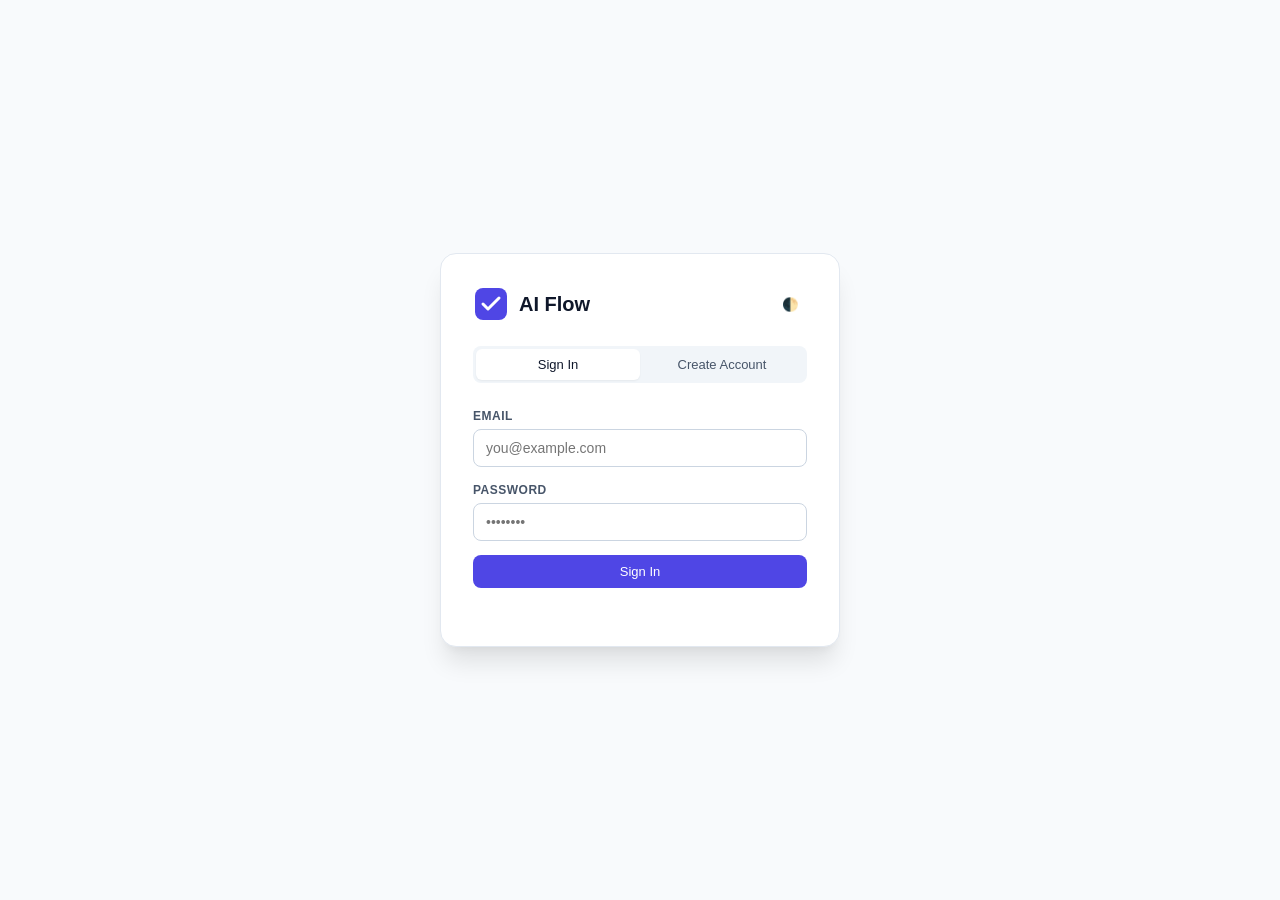
<file: ai-flow.html>
<!DOCTYPE html>
<html lang="en">
<head>
  <meta charset="UTF-8" />
  <meta name="viewport" content="width=device-width, initial-scale=1.0" />
  <title>AI Flow — Workflow Automation Platform</title>
  <style>
/* ============================================================
   AI Flow — Main Stylesheet
   Clean, modern, minimal design on white background
   ============================================================ */

/* --- Reset & Base --- */
*, *::before, *::after {
  box-sizing: border-box;
  margin: 0;
  padding: 0;
}

:root {
  /* Light theme (default) */
  --bg-primary: #FFFFFF;
  --bg-secondary: #F8FAFC;
  --bg-tertiary: #F1F5F9;
  --bg-card: #FFFFFF;
  --bg-sidebar: #FFFFFF;
  --bg-hover: #F1F5F9;
  --bg-active: #EEF2FF;

  --border-light: #E2E8F0;
  --border-medium: #CBD5E1;
  --border-focus: #6366F1;

  --text-primary: #0F172A;
  --text-secondary: #475569;
  --text-tertiary: #94A3B8;
  --text-inverse: #FFFFFF;

  --brand-500: #6366F1;
  --brand-600: #4F46E5;
  --brand-700: #4338CA;

  --success: #10B981;
  --warning: #F59E0B;
  --error: #EF4444;
  --info: #3B82F6;

  --shadow-sm: 0 1px 2px rgba(0,0,0,0.05);
  --shadow-md: 0 4px 6px -1px rgba(0,0,0,0.07), 0 2px 4px -2px rgba(0,0,0,0.05);
  --shadow-lg: 0 10px 15px -3px rgba(0,0,0,0.08), 0 4px 6px -4px rgba(0,0,0,0.05);
  --shadow-xl: 0 20px 25px -5px rgba(0,0,0,0.1), 0 8px 10px -6px rgba(0,0,0,0.05);

  --radius-sm: 6px;
  --radius-md: 8px;
  --radius-lg: 12px;
  --radius-xl: 16px;

  --sidebar-width: 220px;
  --topbar-height: 56px;
  --transition: 0.2s ease;
}

/* --- Font --- */
body {
  font-family: -apple-system, BlinkMacSystemFont, 'Segoe UI', 'Inter', Roboto, sans-serif;
  font-size: 14px;
  line-height: 1.5;
  color: var(--text-primary);
  background: var(--bg-primary);
  overflow: hidden;
  height: 100vh;
}

/* --- Buttons --- */
.btn {
  display: inline-flex;
  align-items: center;
  gap: 6px;
  padding: 8px 16px;
  border: 1px solid transparent;
  border-radius: var(--radius-md);
  font-size: 13px;
  font-weight: 500;
  cursor: pointer;
  transition: all var(--transition);
  background: transparent;
  color: var(--text-primary);
  white-space: nowrap;
}
.btn:hover { opacity: 0.9; }
.btn:active { transform: scale(0.97); }

.btn-primary {
  background: var(--brand-600);
  color: var(--text-inverse);
}
.btn-primary:hover { background: var(--brand-700); }

.btn-success { background: var(--success); color: #fff; }
.btn-danger { background: var(--error); color: #fff; }
.btn-outline { border-color: var(--border-medium); background: transparent; }
.btn-outline:hover { background: var(--bg-hover); }
.btn-sm { padding: 5px 10px; font-size: 12px; }
.btn-full { width: 100%; justify-content: center; }

.btn-icon {
  display: inline-flex;
  align-items: center;
  justify-content: center;
  width: 34px;
  height: 34px;
  border: none;
  border-radius: var(--radius-md);
  background: transparent;
  cursor: pointer;
  color: var(--text-secondary);
  transition: all var(--transition);
}
.btn-icon:hover { background: var(--bg-hover); color: var(--text-primary); }

/* --- Forms --- */
.form-group { margin-bottom: 14px; }
.form-group label {
  display: block;
  font-size: 12px;
  font-weight: 600;
  color: var(--text-secondary);
  margin-bottom: 4px;
  text-transform: uppercase;
  letter-spacing: 0.5px;
}
.form-group input,
.form-group textarea,
.form-group select {
  width: 100%;
  padding: 10px 12px;
  border: 1px solid var(--border-medium);
  border-radius: var(--radius-md);
  font-size: 14px;
  font-family: inherit;
  color: var(--text-primary);
  background: var(--bg-primary);
  transition: border var(--transition);
  outline: none;
}
.form-group input:focus,
.form-group textarea:focus,
.form-group select:focus {
  border-color: var(--border-focus);
  box-shadow: 0 0 0 3px rgba(99, 102, 241, 0.1);
}
.form-group textarea { resize: vertical; min-height: 80px; }
.form-group select { cursor: pointer; }

.input-with-btn {
  display: flex;
  gap: 4px;
}
.input-with-btn input { flex: 1; }
.input-with-btn .btn { flex-shrink: 0; }

.checkbox-item {
  display: flex;
  align-items: center;
  gap: 8px;
  padding: 6px 0;
  font-size: 13px;
  cursor: pointer;
  color: var(--text-secondary);
}
.checkbox-item input[type="checkbox"] {
  width: 16px;
  height: 16px;
  accent-color: var(--brand-600);
}

/* --- Auth Overlay --- */
.auth-overlay {
  position: fixed;
  inset: 0;
  z-index: 1000;
  background: var(--bg-secondary);
  display: flex;
  align-items: center;
  justify-content: center;
  transition: opacity 0.3s ease, visibility 0.3s ease;
}
.auth-overlay.hidden {
  opacity: 0;
  visibility: hidden;
  pointer-events: none;
}

.auth-card {
  background: var(--bg-card);
  border-radius: var(--radius-xl);
  box-shadow: var(--shadow-xl);
  padding: 32px;
  width: 100%;
  max-width: 400px;
  border: 1px solid var(--border-light);
}

.auth-header {
  display: flex;
  align-items: center;
  justify-content: space-between;
  margin-bottom: 24px;
}
.auth-logo {
  display: flex;
  align-items: center;
  gap: 10px;
  font-size: 20px;
  font-weight: 700;
  color: var(--text-primary);
}

.auth-tabs {
  display: flex;
  gap: 0;
  margin-bottom: 24px;
  background: var(--bg-tertiary);
  border-radius: var(--radius-md);
  padding: 3px;
}
.auth-tab {
  flex: 1;
  padding: 8px;
  border: none;
  border-radius: var(--radius-sm);
  background: transparent;
  cursor: pointer;
  font-size: 13px;
  font-weight: 500;
  color: var(--text-secondary);
  transition: all var(--transition);
}
.auth-tab.active {
  background: var(--bg-card);
  color: var(--text-primary);
  box-shadow: var(--shadow-sm);
}

.auth-form { display: none; }
.auth-form.active { display: block; }

.auth-error {
  color: var(--error);
  font-size: 12px;
  margin-top: 8px;
  min-height: 18px;
}

/* --- App Container --- */
.app-container {
  display: flex;
  height: 100vh;
  opacity: 0;
  visibility: hidden;
  transition: opacity 0.3s ease, visibility 0.3s ease;
}
.app-container.visible {
  opacity: 1;
  visibility: visible;
}

/* --- Sidebar --- */
.sidebar {
  width: var(--sidebar-width);
  height: 100vh;
  background: var(--bg-sidebar);
  border-right: 1px solid var(--border-light);
  display: flex;
  flex-direction: column;
  flex-shrink: 0;
  z-index: 100;
}

.sidebar-brand {
  display: flex;
  align-items: center;
  gap: 10px;
  padding: 16px 20px;
  height: var(--topbar-height);
  border-bottom: 1px solid var(--border-light);
}
.brand-text {
  font-size: 18px;
  font-weight: 700;
  color: var(--text-primary);
}

.sidebar-nav {
  flex: 1;
  padding: 8px;
  overflow-y: auto;
}
.nav-item {
  display: flex;
  align-items: center;
  gap: 10px;
  padding: 10px 12px;
  border-radius: var(--radius-md);
  font-size: 13px;
  font-weight: 500;
  color: var(--text-secondary);
  text-decoration: none;
  cursor: pointer;
  transition: all var(--transition);
  margin-bottom: 2px;
}
.nav-item:hover {
  background: var(--bg-hover);
  color: var(--text-primary);
}
.nav-item.active {
  background: var(--bg-active);
  color: var(--brand-600);
}

.sidebar-footer {
  padding: 8px;
  border-top: 1px solid var(--border-light);
  display: flex;
  justify-content: space-around;
}

/* --- Topbar --- */
.topbar {
  display: flex;
  align-items: center;
  justify-content: space-between;
  height: var(--topbar-height);
  padding: 0 20px;
  background: var(--bg-primary);
  border-bottom: 1px solid var(--border-light);
  flex-shrink: 0;
}
.topbar-left {
  display: flex;
  align-items: center;
  gap: 12px;
}
.view-title {
  font-size: 18px;
  font-weight: 600;
  color: var(--text-primary);
}
.hamburger { display: none; }
.user-badge {
  font-size: 13px;
  font-weight: 500;
  color: var(--text-secondary);
  padding: 4px 10px;
  background: var(--bg-tertiary);
  border-radius: 20px;
}

/* --- Main Content --- */
.main-content {
  flex: 1;
  display: flex;
  flex-direction: column;
  overflow: hidden;
  min-width: 0;
}

.view-container {
  flex: 1;
  overflow: hidden;
  position: relative;
}
.view-panel {
  position: absolute;
  inset: 0;
  overflow-y: auto;
  padding: 20px;
  display: none;
}
.view-panel.active { display: flex; flex-direction: column; }

.view-header {
  display: flex;
  align-items: center;
  justify-content: space-between;
  margin-bottom: 20px;
  flex-shrink: 0;
}
.view-header h3 {
  font-size: 16px;
  font-weight: 600;
}

/* --- Empty State --- */
.empty-state {
  display: flex;
  flex-direction: column;
  align-items: center;
  justify-content: center;
  padding: 60px 20px;
  color: var(--text-tertiary);
  text-align: center;
  flex: 1;
}
.empty-state svg { margin-bottom: 16px; opacity: 0.4; }
.empty-state h4 {
  font-size: 18px;
  color: var(--text-secondary);
  margin-bottom: 6px;
}
.empty-state p {
  font-size: 13px;
  margin-bottom: 16px;
}

/* --- Workflow Grid --- */
.workflow-grid {
  display: grid;
  grid-template-columns: repeat(auto-fill, minmax(280px, 1fr));
  gap: 16px;
}
.workflow-card {
  background: var(--bg-card);
  border: 1px solid var(--border-light);
  border-radius: var(--radius-lg);
  padding: 20px;
  cursor: pointer;
  transition: all var(--transition);
  position: relative;
}
.workflow-card:hover {
  border-color: var(--border-focus);
  box-shadow: var(--shadow-md);
  transform: translateY(-1px);
}
.workflow-card-header {
  display: flex;
  align-items: center;
  justify-content: space-between;
  margin-bottom: 10px;
}
.workflow-card-title {
  font-size: 15px;
  font-weight: 600;
  color: var(--text-primary);
}
.workflow-card-status {
  width: 8px;
  height: 8px;
  border-radius: 50%;
  flex-shrink: 0;
}
.workflow-card-status.active { background: var(--success); }
.workflow-card-status.draft { background: var(--text-tertiary); }
.workflow-card-status.paused { background: var(--warning); }

.workflow-card-desc {
  font-size: 12px;
  color: var(--text-tertiary);
  margin-bottom: 12px;
}
.workflow-card-meta {
  display: flex;
  align-items: center;
  gap: 12px;
  font-size: 11px;
  color: var(--text-tertiary);
}
.workflow-card-actions {
  display: flex;
  gap: 4px;
  margin-top: 12px;
}
.workflow-card-actions .btn { font-size: 11px; padding: 4px 10px; }

/* --- Builder --- */
.builder-toolbar {
  display: flex;
  align-items: center;
  justify-content: space-between;
  padding: 10px 16px;
  background: var(--bg-secondary);
  border-bottom: 1px solid var(--border-light);
  flex-shrink: 0;
  flex-wrap: wrap;
  gap: 8px;
}
.toolbar-group {
  display: flex;
  align-items: center;
  gap: 6px;
}
.workflow-name-input {
  border: 1px solid transparent;
  background: transparent;
  font-size: 15px;
  font-weight: 600;
  padding: 4px 8px;
  border-radius: var(--radius-sm);
  color: var(--text-primary);
  outline: none;
  width: 200px;
}
.workflow-name-input:focus {
  border-color: var(--border-medium);
  background: var(--bg-primary);
}

.builder-layout {
  display: flex;
  flex: 1;
  overflow: hidden;
}

/* Node Palette */
.node-palette {
  width: 200px;
  background: var(--bg-secondary);
  border-right: 1px solid var(--border-light);
  overflow-y: auto;
  padding: 12px;
  flex-shrink: 0;
}
.node-palette h4 {
  font-size: 12px;
  font-weight: 600;
  text-transform: uppercase;
  color: var(--text-tertiary);
  margin-bottom: 10px;
  letter-spacing: 0.5px;
}
.palette-group { margin-bottom: 16px; }
.palette-group h5 {
  font-size: 11px;
  font-weight: 600;
  color: var(--text-secondary);
  margin-bottom: 6px;
}
.palette-node {
  display: flex;
  align-items: center;
  gap: 8px;
  padding: 8px 10px;
  border-radius: var(--radius-md);
  cursor: grab;
  font-size: 12px;
  font-weight: 500;
  color: var(--text-primary);
  background: var(--bg-card);
  border: 1px solid var(--border-light);
  margin-bottom: 4px;
  transition: all var(--transition);
  user-select: none;
}
.palette-node:hover {
  border-color: var(--border-focus);
  box-shadow: var(--shadow-sm);
}
.palette-node:active { cursor: grabbing; }
.node-icon {
  display: flex;
  align-items: center;
  justify-content: center;
  width: 26px;
  height: 26px;
  border-radius: var(--radius-sm);
  color: #fff;
  font-size: 12px;
  flex-shrink: 0;
}

/* Canvas */
.flow-canvas {
  flex: 1;
  position: relative;
  overflow: auto;
  background: var(--bg-tertiary);
  background-image:
    radial-gradient(circle, var(--border-light) 1px, transparent 1px);
  background-size: 20px 20px;
}

.canvas-drop-zone {
  position: absolute;
  inset: 0;
  display: flex;
  align-items: center;
  justify-content: center;
  pointer-events: none;
  color: var(--text-tertiary);
  font-size: 14px;
}
.canvas-drop-zone.hidden { display: none; }

.connections-layer {
  position: absolute;
  inset: 0;
  pointer-events: none;
  z-index: 10;
}
.connections-layer path {
  stroke: var(--brand-500);
  stroke-width: 2;
  fill: none;
  stroke-linecap: round;
}
.connections-layer path.selected {
  stroke: var(--warning);
  stroke-width: 3;
}

/* Canvas Nodes */
.canvas-node {
  position: absolute;
  background: var(--bg-card);
  border: 1px solid var(--border-medium);
  border-radius: var(--radius-lg);
  padding: 0;
  min-width: 180px;
  cursor: move;
  box-shadow: var(--shadow-md);
  z-index: 20;
  transition: border var(--transition), box-shadow var(--transition);
  user-select: none;
}
.canvas-node:hover { border-color: var(--border-focus); box-shadow: var(--shadow-lg); }
.canvas-node.selected { border-color: var(--brand-500); box-shadow: 0 0 0 2px rgba(99,102,241,0.2); }
.canvas-node.running { border-color: var(--success); animation: pulse 1.5s infinite; }
.canvas-node.error { border-color: var(--error); }

@keyframes pulse {
  0%, 100% { box-shadow: 0 0 0 0 rgba(16,185,129,0.3); }
  50% { box-shadow: 0 0 0 8px rgba(16,185,129,0); }
}

.node-header {
  display: flex;
  align-items: center;
  gap: 8px;
  padding: 10px 12px;
  border-bottom: 1px solid var(--border-light);
  font-size: 13px;
  font-weight: 600;
  color: var(--text-primary);
}
.node-body {
  padding: 10px 12px;
  font-size: 11px;
  color: var(--text-tertiary);
}
.node-port {
  position: absolute;
  width: 12px;
  height: 12px;
  border-radius: 50%;
  background: var(--bg-card);
  border: 2px solid var(--border-focus);
  cursor: crosshair;
  z-index: 30;
  transition: all var(--transition);
}
.node-port:hover { background: var(--brand-500); transform: scale(1.2); }
.node-port.input { top: 50%; left: -6px; transform: translateY(-50%); }
.node-port.output { top: 50%; right: -6px; transform: translateY(-50%); }

/* --- Modal --- */
.modal-overlay {
  position: fixed;
  inset: 0;
  z-index: 500;
  background: rgba(15, 23, 42, 0.4);
  display: none;
  align-items: center;
  justify-content: center;
  backdrop-filter: blur(2px);
}
.modal-overlay.active { display: flex; }
.modal-card {
  background: var(--bg-card);
  border-radius: var(--radius-xl);
  box-shadow: var(--shadow-xl);
  width: 100%;
  max-width: 500px;
  max-height: 80vh;
  overflow-y: auto;
  border: 1px solid var(--border-light);
}
.modal-header {
  display: flex;
  align-items: center;
  justify-content: space-between;
  padding: 16px 20px;
  border-bottom: 1px solid var(--border-light);
}
.modal-header h3 { font-size: 16px; font-weight: 600; }
.modal-close { font-size: 18px; }
.modal-body { padding: 20px; }
.modal-footer {
  display: flex;
  justify-content: flex-end;
  gap: 8px;
  padding: 12px 20px;
  border-top: 1px solid var(--border-light);
}

/* --- Toast --- */
.toast-container {
  position: fixed;
  top: 20px;
  right: 20px;
  z-index: 9999;
  display: flex;
  flex-direction: column;
  gap: 8px;
}
.toast {
  padding: 12px 20px;
  border-radius: var(--radius-md);
  font-size: 13px;
  font-weight: 500;
  color: #fff;
  box-shadow: var(--shadow-lg);
  animation: slideInRight 0.3s ease;
  display: flex;
  align-items: center;
  gap: 8px;
  max-width: 360px;
}
.toast.success { background: var(--success); }
.toast.error { background: var(--error); }
.toast.info { background: var(--info); }
.toast.warning { background: var(--warning); color: #000; }
.toast.exiting { animation: slideOutRight 0.3s ease forwards; }

@keyframes slideInRight {
  from { transform: translateX(120%); opacity: 0; }
  to { transform: translateX(0); opacity: 1; }
}
@keyframes slideOutRight {
  from { transform: translateX(0); opacity: 1; }
  to { transform: translateX(120%); opacity: 0; }
}

/* --- Agent View --- */
.agent-layout {
  display: grid;
  grid-template-columns: 360px 1fr;
  gap: 20px;
  flex: 1;
  overflow: hidden;
}
.agent-config {
  overflow-y: auto;
  padding-right: 8px;
}
.agent-config h3 { font-size: 16px; font-weight: 600; margin-bottom: 16px; }
.agent-tools { margin-top: 20px; }
.agent-tools h4 { font-size: 13px; font-weight: 600; margin-bottom: 8px; color: var(--text-secondary); }

.agent-preview { overflow: hidden; display: flex; flex-direction: column; }
.agent-preview h3 { font-size: 16px; font-weight: 600; margin-bottom: 12px; flex-shrink: 0; }
.agent-chat-window {
  flex: 1;
  display: flex;
  flex-direction: column;
  border: 1px solid var(--border-light);
  border-radius: var(--radius-lg);
  overflow: hidden;
  background: var(--bg-secondary);
}
.agent-chat-messages {
  flex: 1;
  overflow-y: auto;
  padding: 16px;
}
.agent-message {
  padding: 10px 14px;
  border-radius: var(--radius-md);
  margin-bottom: 8px;
  font-size: 13px;
  max-width: 80%;
  line-height: 1.5;
}
.agent-message.system {
  background: var(--bg-active);
  color: var(--brand-700);
  align-self: flex-start;
}
.agent-message.user {
  background: var(--brand-600);
  color: #fff;
  align-self: flex-end;
  margin-left: auto;
}
.agent-message.bot {
  background: var(--bg-card);
  border: 1px solid var(--border-light);
  color: var(--text-primary);
  align-self: flex-start;
}
.agent-chat-input {
  display: flex;
  gap: 8px;
  padding: 12px;
  border-top: 1px solid var(--border-light);
  background: var(--bg-card);
}
.agent-chat-input input { flex: 1; }

.range-value {
  display: inline-block;
  font-size: 13px;
  color: var(--text-secondary);
  margin-left: 8px;
  font-weight: 600;
}

/* --- Chat View --- */
.chat-layout {
  display: flex;
  flex: 1;
  overflow: hidden;
}
.chat-sidebar {
  width: 240px;
  border-right: 1px solid var(--border-light);
  padding: 16px;
  overflow-y: auto;
  flex-shrink: 0;
}
.chat-sidebar h4 {
  font-size: 13px;
  font-weight: 600;
  color: var(--text-secondary);
  margin-bottom: 12px;
}
.chat-list { margin-top: 12px; }
.chat-list-item {
  padding: 10px 12px;
  border-radius: var(--radius-md);
  cursor: pointer;
  font-size: 13px;
  color: var(--text-primary);
  margin-bottom: 4px;
  transition: background var(--transition);
}
.chat-list-item:hover { background: var(--bg-hover); }
.chat-list-item.active { background: var(--bg-active); color: var(--brand-600); }

.chat-main {
  flex: 1;
  display: flex;
  flex-direction: column;
  overflow: hidden;
}
.chat-messages {
  flex: 1;
  overflow-y: auto;
  padding: 20px;
  display: flex;
  flex-direction: column;
}
.chat-welcome {
  display: flex;
  flex-direction: column;
  align-items: center;
  justify-content: center;
  padding: 60px 20px;
  color: var(--text-tertiary);
  text-align: center;
  flex: 1;
}
.chat-welcome h3 { color: var(--text-secondary); margin: 12px 0 6px; }
.chat-message {
  padding: 12px 16px;
  border-radius: var(--radius-lg);
  margin-bottom: 8px;
  font-size: 14px;
  max-width: 75%;
  line-height: 1.6;
}
.chat-message.user {
  background: var(--brand-600);
  color: #fff;
  align-self: flex-end;
  border-bottom-right-radius: 4px;
}
.chat-message.bot {
  background: var(--bg-secondary);
  color: var(--text-primary);
  align-self: flex-start;
  border-bottom-left-radius: 4px;
  border: 1px solid var(--border-light);
}
.chat-input-area {
  display: flex;
  align-items: flex-end;
  gap: 8px;
  padding: 16px 20px;
  border-top: 1px solid var(--border-light);
  background: var(--bg-primary);
}
.chat-input-area textarea {
  flex: 1;
  border: 1px solid var(--border-medium);
  border-radius: var(--radius-md);
  padding: 10px 14px;
  font-family: inherit;
  font-size: 14px;
  resize: none;
  outline: none;
  min-height: 40px;
  max-height: 120px;
  color: var(--text-primary);
  background: var(--bg-primary);
}
.chat-input-area textarea:focus {
  border-color: var(--border-focus);
  box-shadow: 0 0 0 3px rgba(99,102,241,0.1);
}

/* --- History Table --- */
.history-filters {
  display: flex;
  gap: 8px;
  align-items: center;
}
.history-table-wrapper { overflow-x: auto; flex: 1; }
.history-table {
  width: 100%;
  border-collapse: collapse;
  font-size: 13px;
}
.history-table th {
  text-align: left;
  padding: 10px 14px;
  font-weight: 600;
  color: var(--text-secondary);
  border-bottom: 2px solid var(--border-light);
  font-size: 11px;
  text-transform: uppercase;
  letter-spacing: 0.5px;
}
.history-table td {
  padding: 10px 14px;
  border-bottom: 1px solid var(--border-light);
  color: var(--text-primary);
}
.status-badge {
  display: inline-block;
  padding: 2px 8px;
  border-radius: 20px;
  font-size: 11px;
  font-weight: 600;
}
.status-badge.success { background: #D1FAE5; color: #065F46; }
.status-badge.failed { background: #FEE2E2; color: #991B1B; }
.status-badge.running { background: #DBEAFE; color: #1E40AF; }

/* --- Integrations Grid --- */
.integrations-grid {
  display: grid;
  grid-template-columns: repeat(auto-fill, minmax(250px, 1fr));
  gap: 16px;
}
.integration-card {
  background: var(--bg-card);
  border: 1px solid var(--border-light);
  border-radius: var(--radius-lg);
  padding: 20px;
  display: flex;
  align-items: center;
  gap: 14px;
  cursor: pointer;
  transition: all var(--transition);
}
.integration-card:hover {
  border-color: var(--border-focus);
  box-shadow: var(--shadow-md);
}
.integration-card.connected { border-left: 3px solid var(--success); }
.integration-card-icon {
  width: 44px;
  height: 44px;
  border-radius: var(--radius-md);
  display: flex;
  align-items: center;
  justify-content: center;
  font-size: 20px;
  flex-shrink: 0;
}
.integration-card-info { flex: 1; min-width: 0; }
.integration-card-name { font-size: 14px; font-weight: 600; }
.integration-card-status {
  font-size: 11px;
  margin-top: 2px;
}
.integration-card-status.connected-status { color: var(--success); }
.integration-card-status.disconnected-status { color: var(--text-tertiary); }

/* --- Scrollbar --- */
::-webkit-scrollbar { width: 6px; height: 6px; }
::-webkit-scrollbar-track { background: transparent; }
::-webkit-scrollbar-thumb {
  background: var(--border-medium);
  border-radius: 3px;
}
::-webkit-scrollbar-thumb:hover { background: var(--text-tertiary); }

/* ============================================================
   AI Flow — Dark Mode Theme
   ============================================================ */

[data-theme="dark"] {
  --bg-primary: #0F172A;
  --bg-secondary: #1E293B;
  --bg-tertiary: #1E293B;
  --bg-card: #1E293B;
  --bg-sidebar: #0F172A;
  --bg-hover: #334155;
  --bg-active: #1E1B4B;

  --border-light: #1E293B;
  --border-medium: #334155;
  --border-focus: #818CF8;

  --text-primary: #F1F5F9;
  --text-secondary: #94A3B8;
  --text-tertiary: #64748B;
  --text-inverse: #0F172A;

  --shadow-sm: 0 1px 2px rgba(0,0,0,0.3);
  --shadow-md: 0 4px 6px rgba(0,0,0,0.4);
  --shadow-lg: 0 10px 15px rgba(0,0,0,0.5);
  --shadow-xl: 0 20px 25px rgba(0,0,0,0.6);
}

[data-theme="dark"] .modal-overlay {
  background: rgba(0, 0, 0, 0.7);
}

[data-theme="dark"] .flow-canvas {
  background-image:
    radial-gradient(circle, var(--border-medium) 1px, transparent 1px);
}

[data-theme="dark"] .status-badge.success { background: #064E3B; color: #6EE7B7; }
[data-theme="dark"] .status-badge.failed { background: #7F1D1D; color: #FCA5A5; }
[data-theme="dark"] .status-badge.running { background: #1E3A5F; color: #93C5FD; }

[data-theme="dark"] .agent-message.system {
  background: var(--bg-active);
  color: #A5B4FC;
}

[data-theme="dark"] input,
[data-theme="dark"] textarea,
[data-theme="dark"] select {
  background: var(--bg-tertiary);
  color: var(--text-primary);
}

/* ============================================================
   AI Flow — Responsive Design
   ============================================================ */

@media (max-width: 1024px) {
  .agent-layout {
    grid-template-columns: 1fr;
  }
  .agent-config {
    max-height: 300px;
  }

  .chat-sidebar {
    width: 200px;
  }
}

@media (max-width: 768px) {
  :root {
    --sidebar-width: 0px;
  }

  .sidebar {
    position: fixed;
    left: -260px;
    width: 260px;
    transition: left 0.3s ease;
    z-index: 200;
  }
  .sidebar.open {
    left: 0;
  }

  .hamburger {
    display: flex;
  }

  .builder-layout {
    flex-direction: column;
  }
  .node-palette {
    width: 100%;
    max-height: 200px;
    border-right: none;
    border-bottom: 1px solid var(--border-light);
    display: flex;
    gap: 8px;
    overflow-x: auto;
    flex-wrap: nowrap;
  }
  .node-palette h4 { display: none; }
  .palette-group {
    display: flex;
    gap: 4px;
    margin-bottom: 0;
    flex-shrink: 0;
  }
  .palette-group h5 { display: none; }
  .palette-node {
    font-size: 11px;
    padding: 6px 8px;
    white-space: nowrap;
  }

  .chat-layout {
    flex-direction: column;
  }
  .chat-sidebar {
    width: 100%;
    max-height: 150px;
  }

  .workflow-grid {
    grid-template-columns: 1fr;
  }
  .integrations-grid {
    grid-template-columns: 1fr;
  }

  .modal-card {
    margin: 20px;
    max-width: none;
  }
}

@media (max-width: 480px) {
  .builder-toolbar {
    flex-direction: column;
    align-items: stretch;
  }
  .toolbar-group {
    justify-content: center;
  }

  .auth-card {
    margin: 16px;
    padding: 24px;
  }

  .topbar {
    padding: 0 12px;
  }
  .view-panel {
    padding: 12px;
  }

  .history-table {
    font-size: 11px;
  }
}


</style>
</head>
<body data-theme="light">
  <!-- ====== Authentication Overlay ====== -->
  <div id="authOverlay" class="auth-overlay">
    <div class="auth-card" id="authCard">
      <div class="auth-header">
        <div class="auth-logo">
          <svg width="36" height="36" viewBox="0 0 36 36"><rect x="2" y="2" width="32" height="32" rx="8" fill="#4F46E5"/><path d="M10 18l5 5 11-11" stroke="#fff" stroke-width="3" fill="none" stroke-linecap="round" stroke-linejoin="round"/></svg>
          <span>AI Flow</span>
        </div>
        <button class="btn-icon theme-toggle-auth" id="themeToggleAuth" title="Toggle theme">🌓</button>
      </div>
      <div class="auth-tabs">
        <button class="auth-tab active" data-tab="login">Sign In</button>
        <button class="auth-tab" data-tab="register">Create Account</button>
      </div>
      <form id="loginForm" class="auth-form active">
        <div class="form-group"><label>Email</label><input type="email" id="loginEmail" placeholder="you@example.com" required /></div>
        <div class="form-group"><label>Password</label><input type="password" id="loginPass" placeholder="••••••••" required /></div>
        <button type="submit" class="btn btn-primary btn-full">Sign In</button>
        <p class="auth-error" id="loginError"></p>
      </form>
      <form id="registerForm" class="auth-form">
        <div class="form-group"><label>Full Name</label><input type="text" id="regName" placeholder="Your name" required /></div>
        <div class="form-group"><label>Email</label><input type="email" id="regEmail" placeholder="you@example.com" required /></div>
        <div class="form-group"><label>Password</label><input type="password" id="regPass" placeholder="Min 6 characters" minlength="6" required /></div>
        <button type="submit" class="btn btn-primary btn-full">Create Account</button>
        <p class="auth-error" id="regError"></p>
      </form>
    </div>
  </div>

  <!-- ====== Main App Layout ====== -->
  <div id="appContainer" class="app-container">
    <!-- Sidebar -->
    <aside class="sidebar" id="sidebar">
      <div class="sidebar-brand">
        <svg width="28" height="28" viewBox="0 0 36 36"><rect x="2" y="2" width="32" height="32" rx="8" fill="#4F46E5"/><path d="M10 18l5 5 11-11" stroke="#fff" stroke-width="3" fill="none" stroke-linecap="round" stroke-linejoin="round"/></svg>
        <span class="brand-text">AI Flow</span>
      </div>
      <nav class="sidebar-nav">
        <a href="#" class="nav-item active" data-view="workflows">
          <svg width="18" height="18" viewBox="0 0 24 24" fill="none" stroke="currentColor" stroke-width="2"><rect x="3" y="3" width="7" height="7" rx="1"/><rect x="14" y="3" width="7" height="7" rx="1"/><rect x="3" y="14" width="7" height="7" rx="1"/><rect x="14" y="14" width="7" height="7" rx="1"/></svg>
          <span>Workflows</span>
        </a>
        <a href="#" class="nav-item" data-view="builder">
          <svg width="18" height="18" viewBox="0 0 24 24" fill="none" stroke="currentColor" stroke-width="2"><circle cx="8" cy="8" r="3"/><circle cx="16" cy="16" r="3"/><line x1="10.5" y1="10.5" x2="13.5" y2="13.5"/></svg>
          <span>Builder</span>
        </a>
        <a href="#" class="nav-item" data-view="agent">
          <svg width="18" height="18" viewBox="0 0 24 24" fill="none" stroke="currentColor" stroke-width="2"><path d="M12 2a4 4 0 0 0-4 4v2H6a2 2 0 0 0-2 2v10a2 2 0 0 0 2 2h12a2 2 0 0 0 2-2V10a2 2 0 0 0-2-2h-2V6a4 4 0 0 0-4-4z"/></svg>
          <span>AI Agent</span>
        </a>
        <a href="#" class="nav-item" data-view="chat">
          <svg width="18" height="18" viewBox="0 0 24 24" fill="none" stroke="currentColor" stroke-width="2"><path d="M21 15a2 2 0 0 1-2 2H7l-4 4V5a2 2 0 0 1 2-2h14a2 2 0 0 1 2 2z"/></svg>
          <span>AI Chat</span>
        </a>
        <a href="#" class="nav-item" data-view="history">
          <svg width="18" height="18" viewBox="0 0 24 24" fill="none" stroke="currentColor" stroke-width="2"><circle cx="12" cy="12" r="10"/><polyline points="12 6 12 12 16 14"/></svg>
          <span>History</span>
        </a>
        <a href="#" class="nav-item" data-view="integrations">
          <svg width="18" height="18" viewBox="0 0 24 24" fill="none" stroke="currentColor" stroke-width="2"><rect x="2" y="2" width="20" height="20" rx="4"/><path d="M9 12h6M12 9v6"/></svg>
          <span>Integrations</span>
        </a>
      </nav>
      <div class="sidebar-footer">
        <button class="btn-icon theme-toggle-sidebar" id="themeToggleSide" title="Toggle dark/light mode">🌙</button>
        <button class="btn-icon" id="logoutBtn" title="Sign out">
          <svg width="18" height="18" viewBox="0 0 24 24" fill="none" stroke="currentColor" stroke-width="2"><path d="M9 21H5a2 2 0 0 1-2-2V5a2 2 0 0 1 2-2h4"/><polyline points="16 17 21 12 16 7"/><line x1="21" y1="12" x2="9" y2="12"/></svg>
        </button>
      </div>
    </aside>

    <!-- Main Content Area -->
    <main class="main-content">
      <!-- Topbar -->
      <header class="topbar">
        <div class="topbar-left">
          <button class="btn-icon hamburger" id="hamburgerBtn">
            <svg width="20" height="20" viewBox="0 0 24 24" fill="none" stroke="currentColor" stroke-width="2"><line x1="3" y1="6" x2="21" y2="6"/><line x1="3" y1="12" x2="21" y2="12"/><line x1="3" y1="18" x2="21" y2="18"/></svg>
          </button>
          <h2 class="view-title" id="viewTitle">Workflows</h2>
        </div>
        <div class="topbar-right">
          <span class="user-badge" id="userBadge"></span>
        </div>
      </header>

      <!-- View Containers -->
      <div class="view-container">
        <!-- Workflows List View -->
        <section class="view-panel active" id="view-workflows">
          <div class="view-header">
            <h3>My Workflows</h3>
            <button class="btn btn-primary" id="createWorkflowBtn">
              <svg width="16" height="16" viewBox="0 0 24 24" fill="none" stroke="currentColor" stroke-width="2"><line x1="12" y1="5" x2="12" y2="19"/><line x1="5" y1="12" x2="19" y2="12"/></svg>
              New Workflow
            </button>
          </div>
          <div class="workflow-grid" id="workflowGrid"></div>
          <div class="empty-state" id="emptyWorkflows">
            <svg width="64" height="64" viewBox="0 0 24 24" fill="none" stroke="currentColor" stroke-width="1.5"><rect x="3" y="3" width="18" height="18" rx="3"/><path d="M9 12h6M12 9v6"/></svg>
            <h4>No Workflows Yet</h4>
            <p>Create your first automation workflow to get started.</p>
            <button class="btn btn-primary" id="createWorkflowBtn2">Create Workflow</button>
          </div>
        </section>

        <!-- Workflow Builder View -->
        <section class="view-panel" id="view-builder">
          <div class="builder-toolbar">
            <div class="toolbar-group">
              <button class="btn btn-sm" id="saveWorkflowBtn">
                <svg width="14" height="14" viewBox="0 0 24 24" fill="none" stroke="currentColor" stroke-width="2"><path d="M19 21H5a2 2 0 0 1-2-2V5a2 2 0 0 1 2-2h11l5 5v11a2 2 0 0 1-2 2z"/><polyline points="17 21 17 13 7 13 7 21"/></svg>
                Save
              </button>
              <button class="btn btn-sm btn-success" id="runWorkflowBtn">
                <svg width="14" height="14" viewBox="0 0 24 24" fill="currentColor"><polygon points="5 3 19 12 5 21 5 3"/></svg>
                Run
              </button>
              <button class="btn btn-sm btn-outline" id="exportWorkflowBtn">Export</button>
              <button class="btn btn-sm btn-outline" id="importWorkflowBtn">Import</button>
            </div>
            <div class="toolbar-group">
              <input type="text" class="workflow-name-input" id="workflowNameInput" placeholder="Untitled Workflow" maxlength="60" />
            </div>
          </div>
          <div class="builder-layout">
            <!-- Node Palette -->
            <div class="node-palette" id="nodePalette">
              <h4>Nodes</h4>
              <div class="palette-group">
                <h5>Triggers</h5>
                <div class="palette-node" draggable="true" data-node-type="webhook">
                  <span class="node-icon" style="background:#8B5CF6">⚡</span> Webhook
                </div>
                <div class="palette-node" draggable="true" data-node-type="schedule">
                  <span class="node-icon" style="background:#F59E0B">🕐</span> Schedule
                </div>
              </div>
              <div class="palette-group">
                <h5>AI</h5>
                <div class="palette-node" draggable="true" data-node-type="ai-agent">
                  <span class="node-icon" style="background:#6366F1">🧠</span> AI Agent
                </div>
                <div class="palette-node" draggable="true" data-node-type="ai-chat">
                  <span class="node-icon" style="background:#EC4899">💬</span> AI Chat
                </div>
              </div>
              <div class="palette-group">
                <h5>Communication</h5>
                <div class="palette-node" draggable="true" data-node-type="gmail">
                  <span class="node-icon" style="background:#EA4335">📧</span> Gmail
                </div>
                <div class="palette-node" draggable="true" data-node-type="telegram">
                  <span class="node-icon" style="background:#26A5E4">📨</span> Telegram
                </div>
                <div class="palette-node" draggable="true" data-node-type="whatsapp">
                  <span class="node-icon" style="background:#25D366">💚</span> WhatsApp
                </div>
              </div>
              <div class="palette-group">
                <h5>Data</h5>
                <div class="palette-node" draggable="true" data-node-type="sheets">
                  <span class="node-icon" style="background:#34A853">📊</span> Google Sheets
                </div>
                <div class="palette-node" draggable="true" data-node-type="http-request">
                  <span class="node-icon" style="background:#06B6D4">🌐</span> HTTP Request
                </div>
                <div class="palette-node" draggable="true" data-node-type="database">
                  <span class="node-icon" style="background:#78716C">🗄️</span> Database
                </div>
              </div>
              <div class="palette-group">
                <h5>Logic</h5>
                <div class="palette-node" draggable="true" data-node-type="condition">
                  <span class="node-icon" style="background:#F97316">🔀</span> Condition
                </div>
                <div class="palette-node" draggable="true" data-node-type="loop">
                  <span class="node-icon" style="background:#14B8A6">🔁</span> Loop
                </div>
              </div>
            </div>
            <!-- Canvas -->
            <div class="flow-canvas" id="flowCanvas">
              <div class="canvas-grid" id="canvasGrid"></div>
              <svg class="connections-layer" id="connectionsLayer"></svg>
              <div class="canvas-drop-zone" id="canvasDropZone">
                <p>Drag nodes from the palette here</p>
              </div>
            </div>
          </div>
          <!-- Node Config Modal -->
          <div class="modal-overlay" id="nodeConfigModal">
            <div class="modal-card">
              <div class="modal-header">
                <h3 id="nodeConfigTitle">Configure Node</h3>
                <button class="btn-icon modal-close" id="nodeConfigClose">✕</button>
              </div>
              <div class="modal-body" id="nodeConfigBody"></div>
              <div class="modal-footer">
                <button class="btn btn-outline" id="nodeConfigCancel">Cancel</button>
                <button class="btn btn-primary" id="nodeConfigSave">Save</button>
              </div>
            </div>
          </div>
        </section>

        <!-- AI Agent View -->
        <section class="view-panel" id="view-agent">
          <div class="agent-layout">
            <div class="agent-config">
              <h3>AI Agent Configuration</h3>
              <div class="form-group">
                <label>Agent Name</label>
                <input type="text" id="agentName" placeholder="My AI Agent" />
              </div>
              <div class="form-group">
                <label>System Prompt</label>
                <textarea id="agentSystemPrompt" rows="4" placeholder="You are a helpful automation assistant..."></textarea>
              </div>
              <div class="form-group">
                <label>Model</label>
                <select id="agentModel">
                  <option value="gemini-2.0-flash">Gemini 2.0 Flash</option>
                  <option value="gemini-2.0-pro">Gemini 2.0 Pro</option>
                  <option value="gemini-1.5-pro">Gemini 1.5 Pro</option>
                  <option value="gemini-1.5-flash">Gemini 1.5 Flash</option>
                </select>
              </div>
              <div class="form-group">
                <label>Temperature</label>
                <input type="range" id="agentTemperature" min="0" max="1" step="0.1" value="0.7" />
                <span class="range-value" id="tempValue">0.7</span>
              </div>
              <div class="form-group">
                <label>Max Tokens</label>
                <input type="number" id="agentMaxTokens" value="2048" min="1" max="8192" />
              </div>
              <div class="form-group">
                <label>Google Gemini API Key</label>
                <div class="input-with-btn">
                  <input type="password" id="geminiApiKey" placeholder="AIzaSy..." />
                  <button class="btn btn-sm" id="toggleApiKey">👁️</button>
                </div>
              </div>
              <button class="btn btn-primary btn-full" id="saveAgentConfig">Save Configuration</button>
              <div class="agent-tools">
                <h4>Enabled Tools</h4>
                <label class="checkbox-item"><input type="checkbox" checked /> Web Search</label>
                <label class="checkbox-item"><input type="checkbox" checked /> Execute HTTP Requests</label>
                <label class="checkbox-item"><input type="checkbox" checked /> Send Emails (Gmail)</label>
                <label class="checkbox-item"><input type="checkbox" /> Read Google Sheets</label>
                <label class="checkbox-item"><input type="checkbox" /> Send Telegram Messages</label>
                <label class="checkbox-item"><input type="checkbox" /> Send WhatsApp Messages</label>
              </div>
            </div>
            <div class="agent-preview">
              <h3>Test Your Agent</h3>
              <div class="agent-chat-window" id="agentChatWindow">
                <div class="agent-chat-messages" id="agentChatMessages">
                  <div class="agent-message system">👋 Hello! I'm your AI Agent. Configure me on the left and start chatting!</div>
                </div>
                <div class="agent-chat-input">
                  <input type="text" id="agentChatInput" placeholder="Ask your agent anything..." />
                  <button class="btn btn-primary" id="agentChatSend">Send</button>
                </div>
              </div>
            </div>
          </div>
        </section>

        <!-- AI Chat View -->
        <section class="view-panel" id="view-chat">
          <div class="chat-layout">
            <div class="chat-sidebar">
              <h4>Conversations</h4>
              <button class="btn btn-primary btn-full btn-sm" id="newChatBtn">+ New Chat</button>
              <div class="chat-list" id="chatList"></div>
            </div>
            <div class="chat-main">
              <div class="chat-messages" id="chatMessages">
                <div class="chat-welcome">
                  <svg width="48" height="48" viewBox="0 0 24 24" fill="none" stroke="#6366F1" stroke-width="1.5"><path d="M12 2a4 4 0 0 0-4 4v2H6a2 2 0 0 0-2 2v10a2 2 0 0 0 2 2h12a2 2 0 0 0 2-2V10a2 2 0 0 0-2-2h-2V6a4 4 0 0 0-4-4z"/></svg>
                  <h3>AI Chat</h3>
                  <p>Powered by Google Gemini API. Start a conversation!</p>
                </div>
              </div>
              <div class="chat-input-area">
                <textarea id="chatInput" rows="1" placeholder="Type a message..."></textarea>
                <button class="btn btn-primary" id="chatSendBtn">
                  <svg width="16" height="16" viewBox="0 0 24 24" fill="none" stroke="currentColor" stroke-width="2"><line x1="22" y1="2" x2="11" y2="13"/><polygon points="22 2 15 22 11 13 2 9 22 2"/></svg>
                </button>
              </div>
            </div>
          </div>
        </section>

        <!-- History View -->
        <section class="view-panel" id="view-history">
          <div class="view-header">
            <h3>Workflow Run History</h3>
            <div class="history-filters">
              <select id="historyStatusFilter">
                <option value="all">All Status</option>
                <option value="success">Success</option>
                <option value="failed">Failed</option>
                <option value="running">Running</option>
              </select>
              <button class="btn btn-sm btn-outline" id="clearHistoryBtn">Clear History</button>
            </div>
          </div>
          <div class="history-table-wrapper">
            <table class="history-table">
              <thead>
                <tr><th>Workflow</th><th>Status</th><th>Started</th><th>Duration</th><th>Actions</th></tr>
              </thead>
              <tbody id="historyTableBody"></tbody>
            </table>
          </div>
          <div class="empty-state" id="emptyHistory">
            <svg width="64" height="64" viewBox="0 0 24 24" fill="none" stroke="currentColor" stroke-width="1.5"><circle cx="12" cy="12" r="10"/><polyline points="12 6 12 12 16 14"/></svg>
            <h4>No Run History</h4>
            <p>Run your workflows to see execution history here.</p>
          </div>
        </section>

        <!-- Integrations View -->
        <section class="view-panel" id="view-integrations">
          <div class="view-header"><h3>Integrations</h3></div>
          <div class="integrations-grid" id="integrationsGrid">
            <!-- Generated by JS -->
          </div>
        </section>
      </div>
    </main>
  </div>

  <!-- Toast Container -->
  <div class="toast-container" id="toastContainer"></div>

  <!-- Import Modal -->
  <div class="modal-overlay" id="importModal">
    <div class="modal-card">
      <div class="modal-header"><h3>Import Workflow</h3><button class="btn-icon modal-close" id="importModalClose">✕</button></div>
      <div class="modal-body">
        <textarea id="importJson" rows="10" placeholder='Paste workflow JSON here...'></textarea>
      </div>
      <div class="modal-footer">
        <button class="btn btn-outline" id="importCancel">Cancel</button>
        <button class="btn btn-primary" id="importConfirm">Import</button>
      </div>
    </div>
  </div>

  <!-- Scripts -->
  <script>
/**
 * AI Flow — LocalStorage Persistence Layer
 * Handles all data storage for workflows, users, history, chat, and agent config.
 */

const Storage = {
  /**
   * Get all registered users
   */
  getUsers() {
    try {
      return JSON.parse(localStorage.getItem('aiflow_users') || '[]');
    } catch { return []; }
  },

  /**
   * Save users array
   */
  saveUsers(users) {
    localStorage.setItem('aiflow_users', JSON.stringify(users));
  },

  /**
   * Find user by email
   */
  findUser(email) {
    return this.getUsers().find(u => u.email === email);
  },

  /**
   * Add a new user
   */
  addUser(name, email, password) {
    const users = this.getUsers();
    const user = {
      id: 'user_' + Date.now(),
      name,
      email,
      password,
      createdAt: new Date().toISOString()
    };
    users.push(user);
    this.saveUsers(users);
    return user;
  },

  /**
   * Get current session
   */
  getSession() {
    try {
      return JSON.parse(localStorage.getItem('aiflow_session') || 'null');
    } catch { return null; }
  },

  /**
   * Save session
   */
  saveSession(user) {
    const session = {
      userId: user.id,
      name: user.name,
      email: user.email,
      loginAt: new Date().toISOString()
    };
    localStorage.setItem('aiflow_session', JSON.stringify(session));
    return session;
  },

  /**
   * Clear session
   */
  clearSession() {
    localStorage.removeItem('aiflow_session');
  },

  /**
   * Get user-specific key
   */
  userKey(key) {
    const session = this.getSession();
    const uid = session ? session.userId : 'anonymous';
    return `aiflow_${uid}_${key}`;
  },

  /**
   * Get workflows for current user
   */
  getWorkflows() {
    try {
      return JSON.parse(localStorage.getItem(this.userKey('workflows')) || '[]');
    } catch { return []; }
  },

  /**
   * Save workflows for current user
   */
  saveWorkflows(workflows) {
    localStorage.setItem(this.userKey('workflows'), JSON.stringify(workflows));
  },

  /**
   * Get a single workflow
   */
  getWorkflow(id) {
    return this.getWorkflows().find(w => w.id === id);
  },

  /**
   * Save or update a workflow
   */
  saveWorkflow(workflow) {
    const workflows = this.getWorkflows();
    const idx = workflows.findIndex(w => w.id === workflow.id);
    if (idx >= 0) {
      workflows[idx] = { ...workflows[idx], ...workflow, updatedAt: new Date().toISOString() };
    } else {
      workflows.push({
        ...workflow,
        id: workflow.id || 'wf_' + Date.now(),
        createdAt: new Date().toISOString(),
        updatedAt: new Date().toISOString()
      });
    }
    this.saveWorkflows(workflows);
    return workflow;
  },

  /**
   * Delete a workflow
   */
  deleteWorkflow(id) {
    const workflows = this.getWorkflows().filter(w => w.id !== id);
    this.saveWorkflows(workflows);
  },

  /**
   * Get run history
   */
  getHistory() {
    try {
      return JSON.parse(localStorage.getItem(this.userKey('history')) || '[]');
    } catch { return []; }
  },

  /**
   * Add a history entry
   */
  addHistory(entry) {
    const history = this.getHistory();
    history.unshift({
      id: 'run_' + Date.now(),
      ...entry,
      timestamp: new Date().toISOString()
    });
    // Keep last 200 entries
    if (history.length > 200) history.splice(200);
    localStorage.setItem(this.userKey('history'), JSON.stringify(history));
  },

  /**
   * Clear history
   */
  clearHistory() {
    localStorage.setItem(this.userKey('history'), '[]');
  },

  /**
   * Get chat conversations
   */
  getChats() {
    try {
      return JSON.parse(localStorage.getItem(this.userKey('chats')) || '[]');
    } catch { return []; }
  },

  /**
   * Save chat conversations
   */
  saveChats(chats) {
    localStorage.setItem(this.userKey('chats'), JSON.stringify(chats));
  },

  /**
   * Get agent configuration
   */
  getAgentConfig() {
    try {
      return JSON.parse(localStorage.getItem(this.userKey('agentConfig')) || 'null');
    } catch { return null; }
  },

  /**
   * Save agent configuration
   */
  saveAgentConfig(config) {
    localStorage.setItem(this.userKey('agentConfig'), JSON.stringify(config));
  },

  /**
   * Get integrations state
   */
  getIntegrations() {
    try {
      return JSON.parse(localStorage.getItem(this.userKey('integrations')) || '{}');
    } catch { return {}; }
  },

  /**
   * Save integration state
   */
  saveIntegration(key, value) {
    const integrations = this.getIntegrations();
    integrations[key] = value;
    localStorage.setItem(this.userKey('integrations'), JSON.stringify(integrations));
  },

  /**
   * Get theme preference
   */
  getTheme() {
    return localStorage.getItem('aiflow_theme') || 'light';
  },

  /**
   * Save theme preference
   */
  saveTheme(theme) {
    localStorage.setItem('aiflow_theme', theme);
  },

  /**
   * Get active workflow ID in builder
   */
  getActiveWorkflowId() {
    return localStorage.getItem(this.userKey('activeWorkflowId'));
  },

  /**
   * Set active workflow ID in builder
   */
  setActiveWorkflowId(id) {
    localStorage.setItem(this.userKey('activeWorkflowId'), id || '');
  }
};

/**
 * AI Flow — Toast Notification Module
 * Lightweight toast notification system.
 */

const Toast = {
  container: null,

  init() {
    this.container = document.getElementById('toastContainer');
  },

  /**
   * Show a toast notification
   * @param {string} message - The notification text
   * @param {'success'|'error'|'info'|'warning'} type - Notification type
   * @param {number} duration - Duration in ms (default 3500)
   */
  show(message, type = 'info', duration = 3500) {
    if (!this.container) this.init();

    const toast = document.createElement('div');
    toast.className = `toast ${type}`;
    toast.textContent = message;
    this.container.appendChild(toast);

    setTimeout(() => {
      toast.classList.add('exiting');
      toast.addEventListener('animationend', () => toast.remove());
    }, duration);
  }
};

/**
 * AI Flow — Authentication Module
 * Handles login, registration, session management, and auth UI.
 */

const Auth = {
  init() {
    this.overlay = document.getElementById('authOverlay');
    this.card = document.getElementById('authCard');
    this.loginForm = document.getElementById('loginForm');
    this.registerForm = document.getElementById('registerForm');
    this.loginError = document.getElementById('loginError');
    this.regError = document.getElementById('regError');
    this.tabs = document.querySelectorAll('.auth-tab');
    this.logoutBtn = document.getElementById('logoutBtn');

    this.bindTabEvents();
    this.bindFormEvents();

    // Check initial session
    const session = Storage.getSession();
    if (session) {
      this.showApp();
    }
  },

  bindTabEvents() {
    this.tabs.forEach(tab => {
      tab.addEventListener('click', () => {
        this.tabs.forEach(t => t.classList.remove('active'));
        tab.classList.add('active');
        const target = tab.dataset.tab;
        document.querySelectorAll('.auth-form').forEach(f => f.classList.remove('active'));
        if (target === 'login') {
          this.loginForm.classList.add('active');
        } else {
          this.registerForm.classList.add('active');
        }
        this.loginError.textContent = '';
        this.regError.textContent = '';
      });
    });
  },

  bindFormEvents() {
    // Login
    this.loginForm.addEventListener('submit', (e) => {
      e.preventDefault();
      const email = document.getElementById('loginEmail').value.trim();
      const pass = document.getElementById('loginPass').value.trim();
      const user = Storage.findUser(email);

      if (!user) {
        this.loginError.textContent = 'No account found with that email.';
        return;
      }
      if (user.password !== pass) {
        this.loginError.textContent = 'Incorrect password.';
        return;
      }

      Storage.saveSession(user);
      this.showApp();
      Toast.show('Welcome back, ' + user.name + '!', 'success');
    });

    // Register
    this.registerForm.addEventListener('submit', (e) => {
      e.preventDefault();
      const name = document.getElementById('regName').value.trim();
      const email = document.getElementById('regEmail').value.trim();
      const pass = document.getElementById('regPass').value.trim();

      if (!name || !email || !pass) {
        this.regError.textContent = 'All fields are required.';
        return;
      }
      if (pass.length < 6) {
        this.regError.textContent = 'Password must be at least 6 characters.';
        return;
      }
      if (Storage.findUser(email)) {
        this.regError.textContent = 'An account with this email already exists.';
        return;
      }

      const user = Storage.addUser(name, email, pass);
      Storage.saveSession(user);
      this.showApp();
      Toast.show('Account created! Welcome, ' + user.name + '!', 'success');
    });

    // Logout
    this.logoutBtn.addEventListener('click', () => {
      Storage.clearSession();
      this.hideApp();
      Toast.show('Signed out successfully.', 'info');
    });
  },

  showApp() {
    this.overlay.classList.add('hidden');
    document.getElementById('appContainer').classList.add('visible');
    document.getElementById('userBadge').textContent = Storage.getSession()?.name || '';
  },

  hideApp() {
    this.overlay.classList.remove('hidden');
    document.getElementById('appContainer').classList.remove('visible');
    document.getElementById('loginEmail').value = '';
    document.getElementById('loginPass').value = '';
    document.getElementById('regName').value = '';
    document.getElementById('regEmail').value = '';
    document.getElementById('regPass').value = '';
    this.loginError.textContent = '';
    this.regError.textContent = '';
  },

  isAuthenticated() {
    return Storage.getSession() !== null;
  }
};

/**
 * AI Flow — Workflows Module
 * Manages the workflows list view: CRUD operations, card rendering, and navigation to builder.
 */

const Workflows = {
  init() {
    this.grid = document.getElementById('workflowGrid');
    this.emptyState = document.getElementById('emptyWorkflows');
    this.createBtns = [
      document.getElementById('createWorkflowBtn'),
      document.getElementById('createWorkflowBtn2')
    ];

    this.bindEvents();
    this.render();
  },

  bindEvents() {
    this.createBtns.forEach(btn => {
      if (btn) {
        btn.addEventListener('click', () => this.createWorkflow());
      }
    });
  },

  /**
   * Get all workflows and render them
   */
  render() {
    const workflows = Storage.getWorkflows();
    this.grid.innerHTML = '';

    if (workflows.length === 0) {
      this.emptyState.style.display = 'flex';
      this.grid.style.display = 'none';
      return;
    }

    this.emptyState.style.display = 'none';
    this.grid.style.display = 'grid';

    workflows.forEach(wf => {
      const card = this.createCard(wf);
      this.grid.appendChild(card);
    });
  },

  /**
   * Create a workflow card element
   */
  createCard(wf) {
    const card = document.createElement('div');
    card.className = 'workflow-card';

    const nodeCount = wf.nodes ? wf.nodes.length : 0;
    const status = wf.status || 'draft';

    card.innerHTML = `
      <div class="workflow-card-header">
        <span class="workflow-card-title">${this.escape(wf.name || 'Untitled')}</span>
        <span class="workflow-card-status ${status}"></span>
      </div>
      <div class="workflow-card-desc">${nodeCount} node${nodeCount !== 1 ? 's' : ''} • Status: ${status}</div>
      <div class="workflow-card-meta">
        <span>Updated: ${this.formatDate(wf.updatedAt)}</span>
      </div>
      <div class="workflow-card-actions">
        <button class="btn btn-sm btn-primary edit-wf" data-id="${wf.id}">Edit</button>
        <button class="btn btn-sm btn-success run-wf" data-id="${wf.id}">Run</button>
        <button class="btn btn-sm btn-outline delete-wf" data-id="${wf.id}">Delete</button>
      </div>
    `;

    // Click on card (not on buttons) to open builder
    card.addEventListener('click', (e) => {
      if (e.target.closest('button')) return;
      this.openBuilder(wf.id);
    });

    // Edit button
    card.querySelector('.edit-wf').addEventListener('click', (e) => {
      e.stopPropagation();
      this.openBuilder(wf.id);
    });

    // Run button
    card.querySelector('.run-wf').addEventListener('click', (e) => {
      e.stopPropagation();
      this.runWorkflow(wf.id);
    });

    // Delete button
    card.querySelector('.delete-wf').addEventListener('click', (e) => {
      e.stopPropagation();
      this.deleteWorkflow(wf.id);
    });

    return card;
  },

  /**
   * Create a new workflow and open it in the builder
   */
  createWorkflow() {
    const workflow = {
      id: 'wf_' + Date.now(),
      name: 'New Workflow',
      status: 'draft',
      nodes: [],
      connections: [],
      createdAt: new Date().toISOString(),
      updatedAt: new Date().toISOString()
    };
    Storage.saveWorkflow(workflow);
    this.openBuilder(workflow.id);
    Toast.show('Workflow created!', 'success');
  },

  /**
   * Open a workflow in the builder
   */
  openBuilder(workflowId) {
    Storage.setActiveWorkflowId(workflowId);
    App.navigate('builder');
    App.loadBuilder(workflowId);
  },

  /**
   * Delete a workflow after confirmation
   */
  deleteWorkflow(id) {
    const wf = Storage.getWorkflow(id);
    if (!wf) return;
    if (confirm(`Delete "${wf.name || 'Untitled'}"? This cannot be undone.`)) {
      Storage.deleteWorkflow(id);
      this.render();
      // If active workflow was deleted, clear builder
      if (Storage.getActiveWorkflowId() === id) {
        Storage.setActiveWorkflowId(null);
      }
      Toast.show('Workflow deleted.', 'info');
    }
  },

  /**
   * Run a workflow (simulation)
   */
  async runWorkflow(id) {
    const wf = Storage.getWorkflow(id);
    if (!wf || !wf.nodes || wf.nodes.length === 0) {
      Toast.show('Workflow has no nodes to execute.', 'warning');
      return;
    }

    Toast.show('Executing workflow...', 'info');
    Storage.addHistory({
      workflowId: id,
      workflowName: wf.name,
      status: 'running',
      startedAt: new Date().toISOString()
    });

    // Simulate execution delay
    await new Promise(r => setTimeout(r, 1500));

    // Simulate AI node execution if present
    const hasAINode = wf.nodes.some(n => n.type === 'ai-agent' || n.type === 'ai-chat');
    let result = 'success';

    if (hasAINode) {
      try {
        const config = Storage.getAgentConfig();
        if (config?.apiKey) {
          await GeminiAPI.generate('Execute the following workflow step with your capabilities.', 'gemini-2.0-flash', 0.7);
        }
      } catch {
        result = 'failed';
      }
    }

    Storage.addHistory({
      workflowId: id,
      workflowName: wf.name,
      status: result,
      duration: Math.floor(Math.random() * 3000) + 500,
      completedAt: new Date().toISOString()
    });

    Toast.show(`Workflow execution ${result === 'success' ? 'completed' : 'failed'}!`, result === 'success' ? 'success' : 'error');
    History.render();
  },

  escape(str) {
    const div = document.createElement('div');
    div.textContent = str;
    return div.innerHTML;
  },

  formatDate(dateStr) {
    if (!dateStr) return '—';
    const d = new Date(dateStr);
    return d.toLocaleDateString('en-US', { month: 'short', day: 'numeric', hour: '2-digit', minute: '2-digit' });
  }
};

/**
 * AI Flow — Workflow Builder Module
 * Drag-and-drop node-based workflow builder with canvas, connections, and node configuration.
 */

const Builder = {
  workflow: null,
  nodes: [],
  connections: [],
  selectedNodeId: null,
  isDragging: false,
  isConnecting: false,
  connectFromNodeId: null,
  connectFromPort: null,
  dragNode: null,
  dragOffsetX: 0,
  dragOffsetY: 0,
  canvasScale: 1,

  init() {
    this.canvas = document.getElementById('flowCanvas');
    this.connectionsLayer = document.getElementById('connectionsLayer');
    this.dropZone = document.getElementById('canvasDropZone');
    this.nameInput = document.getElementById('workflowNameInput');
    this.nodeConfigModal = document.getElementById('nodeConfigModal');
    this.nodeConfigTitle = document.getElementById('nodeConfigTitle');
    this.nodeConfigBody = document.getElementById('nodeConfigBody');
    this.palette = document.getElementById('nodePalette');

    this.bindPaletteEvents();
    this.bindCanvasEvents();
    this.bindToolbarEvents();
    this.bindModalEvents();
  },

  /**
   * Load a workflow into the builder
   */
  loadWorkflow(workflowId) {
    const wf = Storage.getWorkflow(workflowId);
    if (!wf) {
      this.clearCanvas();
      this.workflow = null;
      return;
    }

    this.workflow = wf;
    this.nodes = wf.nodes || [];
    this.connections = wf.connections || [];
    this.nameInput.value = wf.name || '';
    this.renderCanvas();
  },

  /**
   * Clear the canvas
   */
  clearCanvas() {
    this.nodes = [];
    this.connections = [];
    this.selectedNodeId = null;
    this.nameInput.value = '';
    this.clearAllNodeElements();
    this.drawConnections();
    this.dropZone.classList.remove('hidden');
    Storage.setActiveWorkflowId(null);
  },

  /**
   * Render all nodes on the canvas
   */
  renderCanvas() {
    this.clearAllNodeElements();
    if (this.nodes.length === 0) {
      this.dropZone.classList.remove('hidden');
    } else {
      this.dropZone.classList.add('hidden');
    }

    this.nodes.forEach(node => {
      this.createNodeElement(node);
    });
    this.drawConnections();
  },

  /**
   * Create a DOM element for a node
   */
  createNodeElement(node) {
    const el = document.createElement('div');
    el.className = 'canvas-node';
    el.id = 'node-' + node.id;
    el.style.left = (node.x || 100) + 'px';
    el.style.top = (node.y || 100) + 'px';
    el.dataset.nodeId = node.id;

    if (node.id === this.selectedNodeId) {
      el.classList.add('selected');
    }

    const icon = this.getNodeIcon(node.type);
    const label = this.getNodeLabel(node.type);

    el.innerHTML = `
      <div class="node-header">
        <span class="node-icon" style="background:${icon.color}">${icon.emoji}</span>
        <span>${label}</span>
      </div>
      <div class="node-body">${node.config?.description || this.getDefaultDesc(node.type)}</div>
      <div class="node-port input" data-port="input" data-node-id="${node.id}"></div>
      <div class="node-port output" data-port="output" data-node-id="${node.id}"></div>
    `;

    // Node drag
    el.addEventListener('mousedown', (e) => this.onNodeMouseDown(e, node));

    // Double-click to configure
    el.addEventListener('dblclick', (e) => {
      e.stopPropagation();
      this.openNodeConfig(node);
    });

    // Port connection
    el.querySelectorAll('.node-port').forEach(port => {
      port.addEventListener('mousedown', (e) => {
        e.stopPropagation();
        this.onPortMouseDown(e, node.id, port.dataset.port);
      });
    });

    this.canvas.appendChild(el);
  },

  /**
   * Remove all node DOM elements from canvas
   */
  clearAllNodeElements() {
    this.canvas.querySelectorAll('.canvas-node').forEach(el => el.remove());
  },

  /**
   * Bind drag events for palette items
   */
  bindPaletteEvents() {
    document.querySelectorAll('.palette-node').forEach(item => {
      item.addEventListener('dragstart', (e) => {
        e.dataTransfer.setData('nodeType', item.dataset.nodeType);
        e.dataTransfer.effectAllowed = 'copy';
      });
    });
  },

  /**
   * Bind drop and canvas events
   */
  bindCanvasEvents() {
    this.canvas.addEventListener('dragover', (e) => {
      e.preventDefault();
      e.dataTransfer.dropEffect = 'copy';
    });

    this.canvas.addEventListener('drop', (e) => {
      e.preventDefault();
      const nodeType = e.dataTransfer.getData('nodeType');
      if (!nodeType) return;

      const rect = this.canvas.getBoundingClientRect();
      const x = e.clientX - rect.left + this.canvas.scrollLeft - 90;
      const y = e.clientY - rect.top + this.canvas.scrollTop - 30;

      this.addNode(nodeType, x, y);
    });

    // Click on canvas to deselect
    this.canvas.addEventListener('mousedown', (e) => {
      if (e.target === this.canvas || e.target === this.connectionsLayer || e.target.classList.contains('canvas-drop-zone')) {
        this.selectedNodeId = null;
        this.renderCanvas();
      }
    });

    // Mouse move for dragging nodes
    document.addEventListener('mousemove', (e) => this.onMouseMove(e));
    document.addEventListener('mouseup', (e) => this.onMouseUp(e));

    // Keyboard shortcuts
    document.addEventListener('keydown', (e) => {
      if (App.currentView !== 'builder') return;
      if (e.key === 'Delete' || e.key === 'Backspace') {
        if (this.selectedNodeId && document.activeElement === document.body) {
          this.deleteNode(this.selectedNodeId);
        }
      }
      if ((e.ctrlKey || e.metaKey) && e.key === 's') {
        e.preventDefault();
        this.saveWorkflow();
      }
    });
  },

  /**
   * Bind toolbar buttons
   */
  bindToolbarEvents() {
    document.getElementById('saveWorkflowBtn').addEventListener('click', () => this.saveWorkflow());
    document.getElementById('runWorkflowBtn').addEventListener('click', () => this.executeWorkflow());
    document.getElementById('exportWorkflowBtn').addEventListener('click', () => this.exportWorkflow());
    document.getElementById('importWorkflowBtn').addEventListener('click', () => this.showImportModal());

    this.nameInput.addEventListener('input', () => {
      if (this.workflow) {
        this.workflow.name = this.nameInput.value;
      }
    });
    this.nameInput.addEventListener('blur', () => this.saveWorkflow(true));
  },

  /**
   * Bind node config modal events
   */
  bindModalEvents() {
    document.getElementById('nodeConfigClose').addEventListener('click', () => this.closeModal());
    document.getElementById('nodeConfigCancel').addEventListener('click', () => this.closeModal());
    document.getElementById('nodeConfigSave').addEventListener('click', () => this.saveNodeConfig());
  },

  /**
   * Add a new node to the canvas
   */
  addNode(type, x, y) {
    if (!this.workflow) {
      // Auto-create a workflow if none active
      this.workflow = {
        id: 'wf_' + Date.now(),
        name: 'Untitled Workflow',
        status: 'draft',
        nodes: [],
        connections: [],
        createdAt: new Date().toISOString(),
        updatedAt: new Date().toISOString()
      };
      Storage.saveWorkflow(this.workflow);
      Storage.setActiveWorkflowId(this.workflow.id);
      this.nameInput.value = this.workflow.name;
    }

    const node = {
      id: 'node_' + Date.now() + '_' + Math.random().toString(36).slice(2, 6),
      type: type,
      x: Math.max(0, x),
      y: Math.max(0, y),
      config: {}
    };

    this.nodes.push(node);
    this.dropZone.classList.add('hidden');
    this.createNodeElement(node);
    this.saveWorkflow();
    Toast.show(`Added ${this.getNodeLabel(type)} node`, 'info');
  },

  /**
   * Delete a node and its connections
   */
  deleteNode(nodeId) {
    this.nodes = this.nodes.filter(n => n.id !== nodeId);
    this.connections = this.connections.filter(c => c.from !== nodeId && c.to !== nodeId);
    this.selectedNodeId = null;
    this.renderCanvas();
    this.saveWorkflow();
    Toast.show('Node deleted.', 'info');
  },

  /**
   * Update an existing node
   */
  updateNode(nodeId, updates) {
    const node = this.nodes.find(n => n.id === nodeId);
    if (node) {
      Object.assign(node, updates);
    }
  },

  /**
   * Add a connection between two nodes
   */
  addConnection(fromNodeId, toNodeId) {
    // Prevent duplicate
    if (this.connections.some(c => c.from === fromNodeId && c.to === toNodeId)) return;
    // Prevent self-connection
    if (fromNodeId === toNodeId) return;

    this.connections.push({
      id: 'conn_' + Date.now(),
      from: fromNodeId,
      to: toNodeId
    });
    this.drawConnections();
    this.saveWorkflow();
  },

  /**
   * Draw all connections on the SVG layer
   */
  drawConnections() {
    const svg = this.connectionsLayer;
    svg.innerHTML = '';

    this.connections.forEach(conn => {
      const fromEl = document.getElementById('node-' + conn.from);
      const toEl = document.getElementById('node-' + conn.to);
      if (!fromEl || !toEl) return;

      const fromPort = fromEl.querySelector('.node-port.output');
      const toPort = toEl.querySelector('.node-port.input');
      if (!fromPort || !toPort) return;

      const canvasRect = this.canvas.getBoundingClientRect();
      const fromRect = fromPort.getBoundingClientRect();
      const toRect = toPort.getBoundingClientRect();

      const x1 = fromRect.left + fromRect.width / 2 - canvasRect.left + this.canvas.scrollLeft;
      const y1 = fromRect.top + fromRect.height / 2 - canvasRect.top + this.canvas.scrollTop;
      const x2 = toRect.left + toRect.width / 2 - canvasRect.left + this.canvas.scrollLeft;
      const y2 = toRect.top + toRect.height / 2 - canvasRect.top + this.canvas.scrollTop;

      const dx = Math.abs(x2 - x1) * 0.5;

      const path = document.createElementNS('http://www.w3.org/2000/svg', 'path');
      path.setAttribute('d', `M${x1},${y1} C${x1 + dx},${y1} ${x2 - dx},${y2} ${x2},${y2}`);
      path.classList.add('connection-path');
      path.dataset.connId = conn.id;

      // Click to delete connection
      path.addEventListener('dblclick', (e) => {
        e.stopPropagation();
        this.connections = this.connections.filter(c => c.id !== conn.id);
        this.drawConnections();
        this.saveWorkflow();
        Toast.show('Connection removed.', 'info');
      });

      svg.appendChild(path);
    });
  },

  /**
   * Handle mouse down on a node (begin drag)
   */
  onNodeMouseDown(e, node) {
    if (e.target.classList.contains('node-port')) return;
    e.stopPropagation();
    e.preventDefault();

    this.selectedNodeId = node.id;
    this.isDragging = true;
    this.dragNode = node;

    const el = document.getElementById('node-' + node.id);
    const rect = el.getBoundingClientRect();
    this.dragOffsetX = e.clientX - rect.left;
    this.dragOffsetY = e.clientY - rect.top;

    this.renderCanvas();
  },

  /**
   * Handle mouse down on a port (begin connection)
   */
  onPortMouseDown(e, nodeId, portType) {
    e.stopPropagation();
    e.preventDefault();
    this.isConnecting = true;
    this.connectFromNodeId = nodeId;
    this.connectFromPort = portType;
  },

  /**
   * Handle mouse move globally
   */
  onMouseMove(e) {
    if (this.isDragging && this.dragNode) {
      const rect = this.canvas.getBoundingClientRect();
      const x = e.clientX - rect.left + this.canvas.scrollLeft - this.dragOffsetX;
      const y = e.clientY - rect.top + this.canvas.scrollTop - this.dragOffsetY;

      this.dragNode.x = Math.max(0, x);
      this.dragNode.y = Math.max(0, y);

      const el = document.getElementById('node-' + this.dragNode.id);
      if (el) {
        el.style.left = this.dragNode.x + 'px';
        el.style.top = this.dragNode.y + 'px';
      }
      this.drawConnections();
    }

    if (this.isConnecting) {
      this.drawConnections();
    }
  },

  /**
   * Handle mouse up globally (end drag or connection)
   */
  onMouseUp(e) {
    if (this.isDragging) {
      this.isDragging = false;
      this.dragNode = null;
      this.saveWorkflow();
    }

    if (this.isConnecting) {
      this.isConnecting = false;

      // Find target node under cursor
      const targetEl = document.elementFromPoint(e.clientX, e.clientY);
      const targetNodeEl = targetEl?.closest('.canvas-node');
      const targetPort = targetEl?.closest('.node-port');

      if (targetNodeEl && targetPort && targetPort.dataset.port === 'input') {
        const targetNodeId = targetNodeEl.dataset.nodeId;
        if (this.connectFromPort === 'output') {
          this.addConnection(this.connectFromNodeId, targetNodeId);
        }
      }

      this.connectFromNodeId = null;
      this.connectFromPort = null;
      this.drawConnections();
    }
  },

  /**
   * Open node configuration modal
   */
  openNodeConfig(node) {
    this.nodeConfigTitle.textContent = `Configure: ${this.getNodeLabel(node.type)}`;
    const config = node.config || {};
    const fields = this.getNodeConfigFields(node.type, config);

    this.nodeConfigBody.innerHTML = `
      <input type="hidden" id="configNodeId" value="${node.id}" />
      ${fields}
    `;

    this.nodeConfigModal.classList.add('active');
  },

  /**
   * Get configuration form fields for each node type
   */
  getNodeConfigFields(type, config) {
    const base = '<div class="form-group"><label>Description</label><input type="text" id="cfg_desc" value="' + (config.description || '') + '" placeholder="Brief description" /></div>';

    switch (type) {
      case 'webhook':
        return base + `
          <div class="form-group"><label>Webhook URL (auto-generated)</label><input type="text" value="https://hook.aiflow.io/wh_${Date.now()}" readonly /></div>
          <div class="form-group"><label>HTTP Method</label><select id="cfg_method"><option ${config.method === 'POST' ? 'selected' : ''}>POST</option><option ${config.method === 'GET' ? 'selected' : ''}>GET</option></select></div>
          <div class="form-group"><label>Response Template</label><textarea id="cfg_response" rows="3">${config.response || '{"status":"ok"}'}</textarea></div>
        `;

      case 'schedule':
        return base + `
          <div class="form-group"><label>Cron Expression</label><input type="text" id="cfg_cron" value="${config.cron || '0 9 * * *'}" placeholder="0 9 * * *" /></div>
          <div class="form-group"><label>Timezone</label><select id="cfg_timezone"><option>UTC</option><option>Asia/Shanghai</option><option>America/New_York</option><option>Europe/London</option></select></div>
        `;

      case 'ai-agent':
        return base + `
          <div class="form-group"><label>AI Prompt</label><textarea id="cfg_prompt" rows="4" placeholder="Ask the AI agent...">${config.prompt || ''}</textarea></div>
          <div class="form-group"><label>Model</label><select id="cfg_model"><option>gemini-2.0-flash</option><option>gemini-2.0-pro</option><option>gemini-1.5-pro</option><option>gemini-1.5-flash</option></select></div>
          <div class="form-group"><label>Output Variable Name</label><input type="text" id="cfg_output" value="${config.output || 'ai_response'}" /></div>
        `;

      case 'ai-chat':
        return base + `
          <div class="form-group"><label>System Message</label><textarea id="cfg_system" rows="3">${config.system || 'You are a helpful assistant.'}</textarea></div>
          <div class="form-group"><label>User Message</label><textarea id="cfg_message" rows="3">${config.message || 'Hello! Tell me something interesting.'}</textarea></div>
          <div class="form-group"><label>Temperature (0-1)</label><input type="number" id="cfg_temp" value="${config.temperature || 0.7}" min="0" max="1" step="0.1" /></div>
        `;

      case 'gmail':
        return base + `
          <div class="form-group"><label>To</label><input type="email" id="cfg_to" value="${config.to || ''}" /></div>
          <div class="form-group"><label>Subject</label><input type="text" id="cfg_subject" value="${config.subject || ''}" /></div>
          <div class="form-group"><label>Body</label><textarea id="cfg_body" rows="4">${config.body || ''}</textarea></div>
        `;

      case 'telegram':
        return base + `
          <div class="form-group"><label>Bot Token</label><input type="password" id="cfg_token" value="${config.token || ''}" /></div>
          <div class="form-group"><label>Chat ID</label><input type="text" id="cfg_chatId" value="${config.chatId || ''}" /></div>
          <div class="form-group"><label>Message</label><textarea id="cfg_text" rows="3">${config.text || ''}</textarea></div>
        `;

      case 'whatsapp':
        return base + `
          <div class="form-group"><label>Phone Number</label><input type="text" id="cfg_phone" value="${config.phone || ''}" placeholder="+1234567890" /></div>
          <div class="form-group"><label>Message</label><textarea id="cfg_text" rows="3">${config.text || ''}</textarea></div>
        `;

      case 'sheets':
        return base + `
          <div class="form-group"><label>Spreadsheet ID</label><input type="text" id="cfg_sheetId" value="${config.sheetId || ''}" /></div>
          <div class="form-group"><label>Range (e.g., Sheet1!A1:D10)</label><input type="text" id="cfg_range" value="${config.range || ''}" /></div>
          <div class="form-group"><label>Operation</label><select id="cfg_operation"><option>Read</option><option>Append</option><option>Update</option></select></div>
        `;

      case 'http-request':
        return base + `
          <div class="form-group"><label>URL</label><input type="text" id="cfg_url" value="${config.url || ''}" /></div>
          <div class="form-group"><label>Method</label><select id="cfg_method"><option ${config.method === 'GET' ? 'selected' : ''}>GET</option><option ${config.method === 'POST' ? 'selected' : ''}>POST</option><option ${config.method === 'PUT' ? 'selected' : ''}>PUT</option><option ${config.method === 'DELETE' ? 'selected' : ''}>DELETE</option></select></div>
          <div class="form-group"><label>Headers (JSON)</label><textarea id="cfg_headers" rows="2">${config.headers || '{}'}</textarea></div>
          <div class="form-group"><label>Body</label><textarea id="cfg_body" rows="3">${config.body || ''}</textarea></div>
        `;

      case 'database':
        return base + `
          <div class="form-group"><label>Connection String</label><input type="text" id="cfg_connStr" value="${config.connStr || ''}" placeholder="mysql://user:pass@host/db" /></div>
          <div class="form-group"><label>SQL Query</label><textarea id="cfg_query" rows="4">${config.query || 'SELECT * FROM users'}</textarea></div>
        `;

      case 'condition':
        return base + `
          <div class="form-group"><label>Left Value</label><input type="text" id="cfg_left" value="${config.left || ''}" placeholder="{{variable}}" /></div>
          <div class="form-group"><label>Operator</label><select id="cfg_operator"><option>equals</option><option>not equals</option><option>contains</option><option>greater than</option><option>less than</option></select></div>
          <div class="form-group"><label>Right Value</label><input type="text" id="cfg_right" value="${config.right || ''}" /></div>
        `;

      case 'loop':
        return base + `
          <div class="form-group"><label>Iterate Over (JSON array)</label><textarea id="cfg_items" rows="3">${config.items || '[]'}</textarea></div>
          <div class="form-group"><label>Max Iterations</label><input type="number" id="cfg_maxIter" value="${config.maxIter || 10}" /></div>
        `;

      default:
        return base;
    }
  },

  /**
   * Save node configuration from modal
   */
  saveNodeConfig() {
    const nodeId = document.getElementById('configNodeId').value;
    const node = this.nodes.find(n => n.id === nodeId);
    if (!node) return;

    // Collect all config fields dynamically
    const config = {};
    this.nodeConfigBody.querySelectorAll('input, textarea, select').forEach(field => {
      if (field.id && field.id.startsWith('cfg_')) {
        const key = field.id.replace('cfg_', '');
        config[key] = field.value;
      }
    });

    node.config = config;
    this.closeModal();
    this.renderCanvas();
    this.saveWorkflow();
    Toast.show('Node configuration saved.', 'success');
  },

  /**
   * Close the config modal
   */
  closeModal() {
    this.nodeConfigModal.classList.remove('active');
  },

  /**
   * Save current state to storage
   */
  saveWorkflow(silent = false) {
    if (!this.workflow) return;

    this.workflow.name = this.nameInput.value || 'Untitled Workflow';
    this.workflow.nodes = this.nodes;
    this.workflow.connections = this.connections;
    this.workflow.updatedAt = new Date().toISOString();
    Storage.saveWorkflow(this.workflow);

    if (!silent) {
      Toast.show('Workflow saved.', 'success');
    }
  },

  /**
   * Execute the current workflow
   */
  async executeWorkflow() {
    if (!this.workflow || this.nodes.length === 0) {
      Toast.show('Add nodes to the workflow first.', 'warning');
      return;
    }

    this.saveWorkflow(true);

    // Mark all nodes as running
    this.canvas.querySelectorAll('.canvas-node').forEach(el => el.classList.add('running'));
    Toast.show('Executing workflow...', 'info');

    const startTime = Date.now();
    let status = 'success';

    try {
      // Process nodes in order (topological sort by connections)
      const executed = new Set();
      const queue = [...this.nodes.filter(n =>
        !this.connections.some(c => c.to === n.id)
      )];

      while (queue.length > 0) {
        const node = queue.shift();
        if (executed.has(node.id)) continue;

        // Simulate node execution
        const el = document.getElementById('node-' + node.id);
        if (el) el.classList.add('running');

        await new Promise(r => setTimeout(r, 300 + Math.random() * 500));

        // Execute AI nodes with Gemini API
        if (node.type === 'ai-agent' || node.type === 'ai-chat') {
          const config = Storage.getAgentConfig();
          if (config?.apiKey) {
            try {
              const prompt = node.config?.prompt || node.config?.message || 'Hello';
              const model = node.config?.model || config.model || 'gemini-2.0-flash';
              const temp = parseFloat(node.config?.temperature || config.temperature || 0.7);
              await GeminiAPI.generate(prompt, model, temp);
            } catch (e) {
              if (el) el.classList.add('error');
              status = 'failed';
            }
          } else {
            // Fallback: simulate AI response
            if (el) {
              // Brief running state then success
              await new Promise(r => setTimeout(r, 200));
            }
          }
        }

        executed.add(node.id);
        if (el) {
          el.classList.remove('running');
        }

        // Queue downstream nodes
        this.connections
          .filter(c => c.from === node.id)
          .forEach(c => {
            const next = this.nodes.find(n => n.id === c.to);
            if (next && !executed.has(next.id)) {
              queue.push(next);
            }
          });
      }

      const duration = Date.now() - startTime;

      Storage.addHistory({
        workflowId: this.workflow.id,
        workflowName: this.workflow.name,
        status: status,
        duration,
        startedAt: new Date(startTime).toISOString(),
        completedAt: new Date().toISOString()
      });

      Toast.show(
        status === 'success' ? `Workflow completed in ${duration}ms` : 'Workflow completed with errors',
        status === 'success' ? 'success' : 'error'
      );
    } catch (e) {
      status = 'failed';
      Storage.addHistory({
        workflowId: this.workflow.id,
        workflowName: this.workflow.name,
        status: 'failed',
        startedAt: new Date(startTime).toISOString(),
        completedAt: new Date().toISOString()
      });
      Toast.show('Workflow execution failed: ' + e.message, 'error');
    }

    // Clean up
    this.canvas.querySelectorAll('.canvas-node').forEach(el => {
      el.classList.remove('running', 'error');
    });

    History.render();
  },

  /**
   * Export workflow as JSON
   */
  exportWorkflow() {
    if (!this.workflow) {
      Toast.show('No workflow to export.', 'warning');
      return;
    }
    this.saveWorkflow(true);
    const json = JSON.stringify(this.workflow, null, 2);
    const blob = new Blob([json], { type: 'application/json' });
    const url = URL.createObjectURL(blob);
    const a = document.createElement('a');
    a.href = url;
    a.download = (this.workflow.name || 'workflow').replace(/\s+/g, '_') + '.json';
    a.click();
    URL.revokeObjectURL(url);
    Toast.show('Workflow exported!', 'success');
  },

  /**
   * Show import modal
   */
  showImportModal() {
    const modal = document.getElementById('importModal');
    modal.classList.add('active');

    document.getElementById('importModalClose').onclick = () => modal.classList.remove('active');
    document.getElementById('importCancel').onclick = () => modal.classList.remove('active');
    document.getElementById('importConfirm').onclick = () => {
      const json = document.getElementById('importJson').value.trim();
      try {
        const imported = JSON.parse(json);
        if (!imported.nodes) throw new Error('Invalid workflow format');
        imported.id = 'wf_' + Date.now();
        imported.createdAt = new Date().toISOString();
        imported.updatedAt = new Date().toISOString();
        Storage.saveWorkflow(imported);
        modal.classList.remove('active');
        document.getElementById('importJson').value = '';
        this.loadWorkflow(imported.id);
        Workflows.render();
        Toast.show('Workflow imported!', 'success');
      } catch (e) {
        Toast.show('Invalid JSON: ' + e.message, 'error');
      }
    };
  },

  /**
   * Get node icon info
   */
  getNodeIcon(type) {
    const map = {
      'webhook': { emoji: '⚡', color: '#8B5CF6' },
      'schedule': { emoji: '🕐', color: '#F59E0B' },
      'ai-agent': { emoji: '🧠', color: '#6366F1' },
      'ai-chat': { emoji: '💬', color: '#EC4899' },
      'gmail': { emoji: '📧', color: '#EA4335' },
      'telegram': { emoji: '📨', color: '#26A5E4' },
      'whatsapp': { emoji: '💚', color: '#25D366' },
      'sheets': { emoji: '📊', color: '#34A853' },
      'http-request': { emoji: '🌐', color: '#06B6D4' },
      'database': { emoji: '🗄️', color: '#78716C' },
      'condition': { emoji: '🔀', color: '#F97316' },
      'loop': { emoji: '🔁', color: '#14B8A6' }
    };
    return map[type] || { emoji: '📦', color: '#94A3B8' };
  },

  /**
   * Get human-readable node label
   */
  getNodeLabel(type) {
    const map = {
      'webhook': 'Webhook',
      'schedule': 'Schedule',
      'ai-agent': 'AI Agent',
      'ai-chat': 'AI Chat',
      'gmail': 'Gmail',
      'telegram': 'Telegram',
      'whatsapp': 'WhatsApp',
      'sheets': 'Google Sheets',
      'http-request': 'HTTP Request',
      'database': 'Database',
      'condition': 'Condition',
      'loop': 'Loop'
    };
    return map[type] || type;
  },

  /**
   * Get default description for a node type
   */
  getDefaultDesc(type) {
    const map = {
      'webhook': 'Receive HTTP requests',
      'schedule': 'Run on a schedule',
      'ai-agent': 'AI-powered automation',
      'ai-chat': 'AI conversation node',
      'gmail': 'Send email via Gmail',
      'telegram': 'Send Telegram messages',
      'whatsapp': 'Send WhatsApp messages',
      'sheets': 'Read/write Google Sheets',
      'http-request': 'Make HTTP API calls',
      'database': 'Query databases',
      'condition': 'Branch by condition',
      'loop': 'Loop over items'
    };
    return map[type] || 'Configure this node';
  }
};

/**
 * AI Flow — AI Agent Module
 * Manages the agent configuration and test chat interface.
 */

const Agent = {
  init() {
    this.loadConfig();
    this.bindEvents();
  },

  /**
   * Load saved agent configuration
   */
  loadConfig() {
    const config = Storage.getAgentConfig();
    if (config) {
      document.getElementById('agentName').value = config.name || '';
      document.getElementById('agentSystemPrompt').value = config.systemPrompt || '';
      document.getElementById('agentModel').value = config.model || 'gemini-2.0-flash';
      document.getElementById('agentTemperature').value = config.temperature || 0.7;
      document.getElementById('tempValue').textContent = config.temperature || 0.7;
      document.getElementById('agentMaxTokens').value = config.maxTokens || 2048;
      document.getElementById('geminiApiKey').value = config.apiKey || '';
    }
  },

  /**
   * Bind agent view events
   */
  bindEvents() {
    // Temperature slider
    const tempSlider = document.getElementById('agentTemperature');
    const tempValue = document.getElementById('tempValue');
    tempSlider.addEventListener('input', () => {
      tempValue.textContent = tempSlider.value;
    });

    // Toggle API key visibility
    const apiKeyInput = document.getElementById('geminiApiKey');
    const toggleBtn = document.getElementById('toggleApiKey');
    toggleBtn.addEventListener('click', () => {
      apiKeyInput.type = apiKeyInput.type === 'password' ? 'text' : 'password';
      toggleBtn.textContent = apiKeyInput.type === 'password' ? '👁️' : '🙈';
    });

    // Save config
    document.getElementById('saveAgentConfig').addEventListener('click', () => this.saveConfig());

    // Chat send
    document.getElementById('agentChatSend').addEventListener('click', () => this.sendAgentMessage());
    document.getElementById('agentChatInput').addEventListener('keypress', (e) => {
      if (e.key === 'Enter') this.sendAgentMessage();
    });
  },

  /**
   * Save agent configuration
   */
  saveConfig() {
    const config = {
      name: document.getElementById('agentName').value.trim(),
      systemPrompt: document.getElementById('agentSystemPrompt').value.trim(),
      model: document.getElementById('agentModel').value,
      temperature: parseFloat(document.getElementById('agentTemperature').value),
      maxTokens: parseInt(document.getElementById('agentMaxTokens').value),
      apiKey: document.getElementById('geminiApiKey').value.trim()
    };

    Storage.saveAgentConfig(config);
    Toast.show('Agent configuration saved!', 'success');
  },

  /**
   * Send a message to the AI agent
   */
  async sendAgentMessage() {
    const input = document.getElementById('agentChatInput');
    const message = input.value.trim();
    if (!message) return;

    const config = Storage.getAgentConfig();
    if (!config?.apiKey) {
      Toast.show('Please configure your Gemini API key first.', 'warning');
      return;
    }

    const messagesContainer = document.getElementById('agentChatMessages');

    // Add user message
    const userMsg = document.createElement('div');
    userMsg.className = 'agent-message user';
    userMsg.textContent = message;
    messagesContainer.appendChild(userMsg);
    input.value = '';

    // Add loading indicator
    const loadingMsg = document.createElement('div');
    loadingMsg.className = 'agent-message bot';
    loadingMsg.textContent = '⏳ Thinking...';
    loadingMsg.id = 'agentLoadingMsg';
    messagesContainer.appendChild(loadingMsg);
    messagesContainer.scrollTop = messagesContainer.scrollHeight;

    try {
      const systemPrompt = config.systemPrompt || 'You are a helpful AI automation assistant.';
      const fullPrompt = `${systemPrompt}\n\nUser: ${message}`;
      const response = await GeminiAPI.generate(
        fullPrompt,
        config.model || 'gemini-2.0-flash',
        config.temperature || 0.7,
        config.maxTokens || 2048
      );

      // Remove loading
      loadingMsg.remove();

      // Add bot response
      const botMsg = document.createElement('div');
      botMsg.className = 'agent-message bot';
      botMsg.textContent = response;
      messagesContainer.appendChild(botMsg);
      messagesContainer.scrollTop = messagesContainer.scrollHeight;
    } catch (e) {
      loadingMsg.textContent = '❌ Error: ' + e.message;
      loadingMsg.style.color = 'var(--error)';
    }
  }
};

/**
 * AI Flow — AI Chat Module
 * Manages multi-conversation AI-powered chat with Gemini API.
 */

const Chat = {
  conversations: [],
  activeChatId: null,

  init() {
    this.loadConversations();
    this.bindEvents();
  },

  /**
   * Load saved conversations
   */
  loadConversations() {
    this.conversations = Storage.getChats();
    this.renderChatList();
    if (this.conversations.length > 0) {
      this.openChat(this.conversations[0].id);
    }
  },

  /**
   * Save conversations to storage
   */
  saveConversations() {
    Storage.saveChats(this.conversations);
  },

  /**
   * Bind chat view events
   */
  bindEvents() {
    document.getElementById('newChatBtn').addEventListener('click', () => this.createChat());
    document.getElementById('chatSendBtn').addEventListener('click', () => this.sendMessage());
    document.getElementById('chatInput').addEventListener('keydown', (e) => {
      if (e.key === 'Enter' && !e.shiftKey) {
        e.preventDefault();
        this.sendMessage();
      }
    });

    // Auto-resize textarea
    const chatInput = document.getElementById('chatInput');
    chatInput.addEventListener('input', () => {
      chatInput.style.height = 'auto';
      chatInput.style.height = Math.min(chatInput.scrollHeight, 120) + 'px';
    });
  },

  /**
   * Create a new conversation
   */
  createChat() {
    const chat = {
      id: 'chat_' + Date.now(),
      title: 'New Chat',
      messages: [],
      createdAt: new Date().toISOString()
    };
    this.conversations.unshift(chat);
    this.saveConversations();
    this.renderChatList();
    this.openChat(chat.id);
  },

  /**
   * Open a specific chat
   */
  openChat(chatId) {
    this.activeChatId = chatId;
    this.renderChatList();
    this.renderMessages();
  },

  /**
   * Delete a conversation
   */
  deleteChat(chatId) {
    this.conversations = this.conversations.filter(c => c.id !== chatId);
    this.saveConversations();
    if (this.activeChatId === chatId) {
      this.activeChatId = this.conversations.length > 0 ? this.conversations[0].id : null;
    }
    this.renderChatList();
    this.renderMessages();
    Toast.show('Conversation deleted.', 'info');
  },

  /**
   * Render the chat list sidebar
   */
  renderChatList() {
    const container = document.getElementById('chatList');
    container.innerHTML = '';

    if (this.conversations.length === 0) {
      container.innerHTML = '<p style="font-size:12px;color:var(--text-tertiary);text-align:center;padding:20px;">No conversations yet</p>';
      return;
    }

    this.conversations.forEach(chat => {
      const item = document.createElement('div');
      item.className = 'chat-list-item' + (chat.id === this.activeChatId ? ' active' : '');
      item.innerHTML = `
        <div style="display:flex;align-items:center;justify-content:space-between;">
          <span style="overflow:hidden;text-overflow:ellipsis;white-space:nowrap;">${chat.title}</span>
          <button class="btn-icon delete-chat" data-chat-id="${chat.id}" style="font-size:10px;width:22px;height:22px;flex-shrink:0;">🗑️</button>
        </div>
        <div style="font-size:10px;color:var(--text-tertiary);margin-top:2px;">${chat.messages.length} messages</div>
      `;

      item.addEventListener('click', (e) => {
        if (e.target.closest('.delete-chat')) return;
        this.openChat(chat.id);
      });

      item.querySelector('.delete-chat').addEventListener('click', (e) => {
        e.stopPropagation();
        this.deleteChat(chat.id);
      });

      container.appendChild(item);
    });
  },

  /**
   * Render messages for the active chat
   */
  renderMessages() {
    const container = document.getElementById('chatMessages');
    container.innerHTML = '';

    const chat = this.conversations.find(c => c.id === this.activeChatId);
    if (!chat || chat.messages.length === 0) {
      container.innerHTML = `
        <div class="chat-welcome">
          <svg width="48" height="48" viewBox="0 0 24 24" fill="none" stroke="#6366F1" stroke-width="1.5"><path d="M12 2a4 4 0 0 0-4 4v2H6a2 2 0 0 0-2 2v10a2 2 0 0 0 2 2h12a2 2 0 0 0 2-2V10a2 2 0 0 0-2-2h-2V6a4 4 0 0 0-4-4z"/></svg>
          <h3>AI Chat</h3>
          <p>Powered by Google Gemini API. Start a conversation!</p>
        </div>
      `;
      return;
    }

    chat.messages.forEach(msg => {
      const div = document.createElement('div');
      div.className = 'chat-message ' + msg.role;
      div.textContent = msg.content;
      container.appendChild(div);
    });
    container.scrollTop = container.scrollHeight;
  },

  /**
   * Send a message in the current chat
   */
  async sendMessage() {
    const input = document.getElementById('chatInput');
    const message = input.value.trim();
    if (!message) return;

    const config = Storage.getAgentConfig();
    if (!config?.apiKey) {
      Toast.show('Please configure your Gemini API key in AI Agent settings.', 'warning');
      return;
    }

    // Auto-create a chat if none active
    if (!this.activeChatId) {
      this.createChat();
    }

    const chat = this.conversations.find(c => c.id === this.activeChatId);
    if (!chat) return;

    // Update chat title based on first message
    if (chat.messages.length === 0) {
      chat.title = message.slice(0, 40) + (message.length > 40 ? '...' : '');
    }

    // Add user message
    chat.messages.push({ role: 'user', content: message });
    input.value = '';
    input.style.height = 'auto';
    this.renderMessages();
    this.renderChatList();
    this.saveConversations();

    // Add loading placeholder
    chat.messages.push({ role: 'bot', content: '⏳ Thinking...' });
    this.renderMessages();

    try {
      // Build conversation history for context
      const history = chat.messages
        .filter(m => m.role !== 'bot' || !m.content.includes('⏳'))
        .slice(0, -1)
        .map(m => `${m.role === 'user' ? 'User' : 'Assistant'}: ${m.content}`)
        .join('\n');

      const prompt = history
        ? `Previous conversation:\n${history}\n\nUser: ${message}\nAssistant:`
        : message;

      const response = await GeminiAPI.generate(
        prompt,
        config.model || 'gemini-2.0-flash',
        config.temperature || 0.7,
        config.maxTokens || 2048
      );

      // Replace loading with response
      chat.messages[chat.messages.length - 1] = { role: 'bot', content: response };
      this.renderMessages();
      this.saveConversations();
    } catch (e) {
      chat.messages[chat.messages.length - 1] = {
        role: 'bot',
        content: '❌ Error: ' + e.message
      };
      this.renderMessages();
      this.saveConversations();
    }
  }
};

/**
 * AI Flow — History Module
 * Manages workflow execution history display.
 */

const History = {
  init() {
    this.bindEvents();
    this.render();
  },

  bindEvents() {
    document.getElementById('clearHistoryBtn').addEventListener('click', () => {
      if (confirm('Clear all run history? This cannot be undone.')) {
        Storage.clearHistory();
        this.render();
        Toast.show('History cleared.', 'info');
      }
    });

    document.getElementById('historyStatusFilter').addEventListener('change', () => this.render());
  },

  /**
   * Render history table
   */
  render() {
    const tbody = document.getElementById('historyTableBody');
    const emptyState = document.getElementById('emptyHistory');
    const filter = document.getElementById('historyStatusFilter').value;

    let entries = Storage.getHistory();
    if (filter !== 'all') {
      entries = entries.filter(e => e.status === filter);
    }

    tbody.innerHTML = '';

    if (entries.length === 0) {
      emptyState.style.display = 'flex';
      document.querySelector('#view-history .history-table-wrapper').style.display = 'none';
      return;
    }

    emptyState.style.display = 'none';
    document.querySelector('#view-history .history-table-wrapper').style.display = 'block';

    entries.forEach(entry => {
      const tr = document.createElement('tr');

      const statusClass = entry.status === 'success' ? 'success' :
                          entry.status === 'failed' ? 'failed' : 'running';

      tr.innerHTML = `
        <td>${this.escape(entry.workflowName || 'Untitled')}</td>
        <td><span class="status-badge ${statusClass}">${entry.status}</span></td>
        <td>${this.formatDate(entry.startedAt || entry.timestamp)}</td>
        <td>${entry.duration ? entry.duration + 'ms' : '—'}</td>
        <td>
          <button class="btn btn-sm btn-outline view-run" data-id="${entry.id}">View</button>
          <button class="btn btn-sm btn-danger delete-run" data-id="${entry.id}">Delete</button>
        </td>
      `;

      tr.querySelector('.delete-run').addEventListener('click', () => {
        this.deleteEntry(entry.id);
      });

      tr.querySelector('.view-run').addEventListener('click', () => {
        this.viewEntry(entry);
      });

      tbody.appendChild(tr);
    });
  },

  /**
   * Delete a single history entry
   */
  deleteEntry(id) {
    const history = Storage.getHistory().filter(h => h.id !== id);
    localStorage.setItem(Storage.userKey('history'), JSON.stringify(history));
    this.render();
    Toast.show('Entry deleted.', 'info');
  },

  /**
   * View a history entry
   */
  viewEntry(entry) {
    const details = [
      `Workflow: ${entry.workflowName || 'Untitled'}`,
      `Status: ${entry.status}`,
      `Started: ${this.formatDate(entry.startedAt || entry.timestamp)}`,
      `Duration: ${entry.duration ? entry.duration + 'ms' : 'N/A'}`,
      entry.completedAt ? `Completed: ${this.formatDate(entry.completedAt)}` : '',
      `ID: ${entry.id}`
    ].filter(Boolean).join('\n');
    alert(details);
  },

  escape(str) {
    const div = document.createElement('div');
    div.textContent = str;
    return div.innerHTML;
  },

  formatDate(dateStr) {
    if (!dateStr) return '—';
    const d = new Date(dateStr);
    return d.toLocaleString('en-US', {
      month: 'short',
      day: 'numeric',
      hour: '2-digit',
      minute: '2-digit',
      second: '2-digit'
    });
  }
};

/**
 * AI Flow — Integrations Module
 * Manages integration cards for all supported services.
 */

const Integrations = {
  integrationList: [
    { key: 'gmail', name: 'Gmail', icon: '📧', color: '#EA4335', description: 'Send and read emails via Gmail API' },
    { key: 'telegram', name: 'Telegram', icon: '📨', color: '#26A5E4', description: 'Send messages via Telegram Bot API' },
    { key: 'whatsapp', name: 'WhatsApp', icon: '💚', color: '#25D366', description: 'Send messages via WhatsApp Business API' },
    { key: 'sheets', name: 'Google Sheets', icon: '📊', color: '#34A853', description: 'Read and write Google Sheets data' },
    { key: 'slack', name: 'Slack', icon: '💬', color: '#4A154B', description: 'Send messages and interact with Slack' },
    { key: 'discord', name: 'Discord', icon: '🎮', color: '#5865F2', description: 'Send messages via Discord webhooks' },
    { key: 'twitter', name: 'X (Twitter)', icon: '🐦', color: '#1DA1F2', description: 'Post tweets and read feeds' },
    { key: 'notion', name: 'Notion', icon: '📝', color: '#000000', description: 'Create and update Notion pages' },
    { key: 'github', name: 'GitHub', icon: '🐙', color: '#333333', description: 'Manage repos, issues, and PRs' },
    { key: 'stripe', name: 'Stripe', icon: '💳', color: '#635BFF', description: 'Process payments and manage subscriptions' },
    { key: 'webhook', name: 'Custom Webhook', icon: '🔗', color: '#8B5CF6', description: 'Receive data from any HTTP source' },
    { key: 'http', name: 'HTTP API', icon: '🌐', color: '#06B6D4', description: 'Call any REST API endpoint' }
  ],

  init() {
    this.render();
    this.bindEvents();
  },

  render() {
    const container = document.getElementById('integrationsGrid');
    const states = Storage.getIntegrations();

    container.innerHTML = '';

    this.integrationList.forEach(integration => {
      const isConnected = !!states[integration.key];

      const card = document.createElement('div');
      card.className = 'integration-card' + (isConnected ? ' connected' : '');
      card.innerHTML = `
        <div class="integration-card-icon" style="background:${integration.color}20;color:${integration.color}">
          ${integration.icon}
        </div>
        <div class="integration-card-info">
          <div class="integration-card-name">${integration.name}</div>
          <div class="integration-card-status ${isConnected ? 'connected-status' : 'disconnected-status'}">
            ${isConnected ? '✓ Connected' : '○ Not connected'}
          </div>
        </div>
        <button class="btn btn-sm ${isConnected ? 'btn-outline' : 'btn-primary'}"
                data-integration="${integration.key}">
          ${isConnected ? 'Disconnect' : 'Connect'}
        </button>
      `;

      container.appendChild(card);
    });
  },

  bindEvents() {
    document.getElementById('integrationsGrid').addEventListener('click', (e) => {
      const btn = e.target.closest('button[data-integration]');
      if (!btn) return;

      const key = btn.dataset.integration;
      const states = Storage.getIntegrations();

      if (states[key]) {
        // Disconnect
        delete states[key];
        Storage.saveIntegration(key, null);
        Toast.show('Disconnected from ' + this.getIntegrationName(key), 'info');
      } else {
        // Simulate connect (in production, this would redirect to OAuth)
        Storage.saveIntegration(key, {
          connectedAt: new Date().toISOString(),
          status: 'active'
        });
        Toast.show('Connected to ' + this.getIntegrationName(key) + '!', 'success');
      }

      this.render();
    });
  },

  getIntegrationName(key) {
    const found = this.integrationList.find(i => i.key === key);
    return found ? found.name : key;
  }
};

/**
 * AI Flow — Google Gemini API Module
 * Handles all API calls to Google Gemini.
 * Uses the Gemini REST API directly.
 */

const GeminiAPI = {
  /**
   * Base URL for Gemini API
   */
  BASE_URL: 'https://generativelanguage.googleapis.com/v1beta',

  /**
   * Generate content using the Gemini API
   * @param {string} prompt - The user prompt
   * @param {string} model - Model name (gemini-2.0-flash, gemini-2.0-pro, etc.)
   * @param {number} temperature - Temperature (0-1)
   * @param {number} maxTokens - Maximum output tokens
   * @returns {Promise<string>} - Generated text response
   */
  async generate(prompt, model = 'gemini-2.0-flash', temperature = 0.7, maxTokens = 2048) {
    const config = Storage.getAgentConfig();
    if (!config || !config.apiKey) {
      throw new Error('Gemini API key not configured. Please add your API key in AI Agent settings.');
    }

    const apiKey = config.apiKey;
    const url = `${this.BASE_URL}/models/${model}:generateContent?key=${apiKey}`;

    const body = {
      contents: [
        {
          parts: [
            { text: prompt }
          ]
        }
      ],
      generationConfig: {
        temperature: temperature,
        maxOutputTokens: maxTokens,
        topP: 0.95,
        topK: 40
      }
    };

    try {
      const response = await fetch(url, {
        method: 'POST',
        headers: {
          'Content-Type': 'application/json'
        },
        body: JSON.stringify(body)
      });

      if (!response.ok) {
        const errorData = await response.json().catch(() => ({}));
        const errorMsg = errorData.error?.message || `HTTP ${response.status}: ${response.statusText}`;

        if (response.status === 400) {
          throw new Error('Invalid request: ' + errorMsg);
        } else if (response.status === 401 || response.status === 403) {
          throw new Error('Invalid API key or permission denied. Please check your Gemini API key.');
        } else if (response.status === 429) {
          throw new Error('Rate limit exceeded. Please try again later.');
        } else if (response.status === 404) {
          throw new Error(`Model "${model}" not found. Please check the model name.`);
        } else {
          throw new Error('Gemini API error: ' + errorMsg);
        }
      }

      const data = await response.json();

      // Extract text from response
      if (data.candidates && data.candidates.length > 0) {
        const candidate = data.candidates[0];
        if (candidate.content && candidate.content.parts && candidate.content.parts.length > 0) {
          return candidate.content.parts[0].text || '';
        }
      }

      // Check for safety blocks
      if (data.promptFeedback?.blockReason) {
        throw new Error('Content blocked: ' + data.promptFeedback.blockReason);
      }

      throw new Error('No response generated. The model returned an empty result.');
    } catch (e) {
      if (e.message.startsWith('Gemini API') || e.message.startsWith('Invalid') ||
          e.message.startsWith('Rate') || e.message.startsWith('Model') ||
          e.message.startsWith('Content') || e.message.startsWith('No response')) {
        throw e;
      }
      throw new Error('Network error: ' + e.message);
    }
  },

  /**
   * Stream content using the Gemini API (server-sent events)
   * @param {string} prompt - The user prompt
   * @param {Function} onChunk - Callback for each text chunk
   * @param {string} model - Model name
   * @param {number} temperature - Temperature
   */
  async generateStream(prompt, onChunk, model = 'gemini-2.0-flash', temperature = 0.7) {
    const config = Storage.getAgentConfig();
    if (!config || !config.apiKey) {
      throw new Error('Gemini API key not configured.');
    }

    const apiKey = config.apiKey;
    const url = `${this.BASE_URL}/models/${model}:streamGenerateContent?alt=sse&key=${apiKey}`;

    const body = {
      contents: [
        {
          parts: [
            { text: prompt }
          ]
        }
      ],
      generationConfig: {
        temperature: temperature,
        maxOutputTokens: 4096,
        topP: 0.95,
        topK: 40
      }
    };

    try {
      const response = await fetch(url, {
        method: 'POST',
        headers: { 'Content-Type': 'application/json' },
        body: JSON.stringify(body)
      });

      if (!response.ok) {
        const errorData = await response.json().catch(() => ({}));
        throw new Error(errorData.error?.message || `HTTP ${response.status}`);
      }

      const reader = response.body.getReader();
      const decoder = new TextDecoder();
      let buffer = '';

      while (true) {
        const { done, value } = await reader.read();
        if (done) break;

        buffer += decoder.decode(value, { stream: true });
        const lines = buffer.split('\n');
        buffer = lines.pop() || '';

        for (const line of lines) {
          if (line.startsWith('data: ')) {
            const jsonStr = line.slice(6).trim();
            if (!jsonStr || jsonStr === '[DONE]') continue;

            try {
              const data = JSON.parse(jsonStr);
              if (data.candidates && data.candidates[0]?.content?.parts) {
                const text = data.candidates[0].content.parts[0]?.text || '';
                if (text) onChunk(text);
              }
            } catch {
              // Skip malformed JSON lines
            }
          }
        }
      }
    } catch (e) {
      throw new Error('Stream error: ' + e.message);
    }
  },

  /**
   * Count tokens for a given text
   * @param {string} text - The text to count tokens for
   * @param {string} model - Model name
   * @returns {Promise<number>} - Token count
   */
  async countTokens(text, model = 'gemini-2.0-flash') {
    const config = Storage.getAgentConfig();
    if (!config || !config.apiKey) {
      throw new Error('Gemini API key not configured.');
    }

    const apiKey = config.apiKey;
    const url = `${this.BASE_URL}/models/${model}:countTokens?key=${apiKey}`;

    const body = {
      contents: [
        {
          parts: [{ text }]
        }
      ]
    };

    const response = await fetch(url, {
      method: 'POST',
      headers: { 'Content-Type': 'application/json' },
      body: JSON.stringify(body)
    });

    if (!response.ok) {
      throw new Error('Token counting failed: HTTP ' + response.status);
    }

    const data = await response.json();
    return data.totalTokens || 0;
  }
};

/**
 * AI Flow — Application Orchestration
 * Initializes the app, manages navigation, theme, and coordinates all modules.
 */

const App = {
  currentView: 'workflows',

  /**
   * Initialize the entire application
   */
  init() {
    // Init toast first
    Toast.init();

    // Init theme
    this.initTheme();

    // Init auth
    Auth.init();

    // Init builder
    Builder.init();

    // If already authenticated (session exists), show app immediately
    if (Auth.isAuthenticated()) {
      Auth.showApp();
      this.loadCurrentView();
    }
  },

  /**
   * Initialize theme (light/dark mode)
   */
  initTheme() {
    const savedTheme = Storage.getTheme();
    this.applyTheme(savedTheme);

    // Theme toggle (auth overlay)
    const toggleAuth = document.getElementById('themeToggleAuth');
    if (toggleAuth) {
      toggleAuth.addEventListener('click', () => this.toggleTheme());
    }

    // Theme toggle (sidebar)
    const toggleSide = document.getElementById('themeToggleSide');
    if (toggleSide) {
      toggleSide.addEventListener('click', () => this.toggleTheme());
    }
  },

  /**
   * Apply a theme to the document
   */
  applyTheme(theme) {
    document.body.setAttribute('data-theme', theme);
    Storage.saveTheme(theme);

    // Update toggle button icon
    const toggleSide = document.getElementById('themeToggleSide');
    if (toggleSide) {
      toggleSide.textContent = theme === 'dark' ? '☀️' : '🌙';
    }
  },

  /**
   * Toggle between light and dark themes
   */
  toggleTheme() {
    const current = document.body.getAttribute('data-theme');
    const next = current === 'dark' ? 'light' : 'dark';
    this.applyTheme(next);
  },

  /**
   * Load the current view after auth
   */
  loadCurrentView() {
    // Default: show workflows
    this.navigate('workflows');

    // If there's an active workflow in builder, we could also auto-switch
    // But for a fresh session, workflows is the right landing
  },

  /**
   * Navigate to a specific view
   */
  navigate(viewName) {
    this.currentView = viewName;

    // Update nav
    document.querySelectorAll('.nav-item').forEach(item => {
      item.classList.toggle('active', item.dataset.view === viewName);
    });

    // Update view panels
    document.querySelectorAll('.view-panel').forEach(panel => {
      panel.classList.remove('active');
    });

    const targetPanel = document.getElementById('view-' + viewName);
    if (targetPanel) {
      targetPanel.classList.add('active');
    }

    // Update title
    const titles = {
      workflows: 'Workflows',
      builder: 'Workflow Builder',
      agent: 'AI Agent',
      chat: 'AI Chat',
      history: 'Run History',
      integrations: 'Integrations'
    };
    document.getElementById('viewTitle').textContent = titles[viewName] || viewName;

    // Initialize view-specific modules on first visit
    switch (viewName) {
      case 'workflows':
        Workflows.render();
        break;
      case 'agent':
        if (!this._agentInited) { Agent.init(); this._agentInited = true; }
        break;
      case 'chat':
        if (!this._chatInited) { Chat.init(); this._chatInited = true; }
        break;
      case 'history':
        if (!this._historyInited) { History.init(); this._historyInited = true; }
        History.render();
        break;
      case 'integrations':
        if (!this._integrationsInited) { Integrations.init(); this._integrationsInited = true; }
        break;
    }
  },

  /**
   * Load a workflow into the builder view
   */
  loadBuilder(workflowId) {
    Builder.loadWorkflow(workflowId);
  },

  /**
   * Bind all global navigation events
   */
  bindNavigation() {
    // Sidebar nav items
    document.querySelectorAll('.nav-item').forEach(item => {
      item.addEventListener('click', (e) => {
        e.preventDefault();
        const view = item.dataset.view;
        this.navigate(view);

        // Close mobile sidebar if open
        document.getElementById('sidebar').classList.remove('open');
      });
    });

    // Hamburger for mobile
    const hamburger = document.getElementById('hamburgerBtn');
    const sidebar = document.getElementById('sidebar');

    hamburger.addEventListener('click', () => {
      sidebar.classList.toggle('open');
    });

    // Close sidebar when clicking outside on mobile
    document.addEventListener('click', (e) => {
      if (window.innerWidth <= 768) {
        if (!sidebar.contains(e.target) && e.target !== hamburger && !hamburger.contains(e.target)) {
          sidebar.classList.remove('open');
        }
      }
    });
  }
};

// ============================================================
// Initialize when DOM is ready
// ============================================================
document.addEventListener('DOMContentLoaded', () => {
  App.bindNavigation();
  App.init();

  // Close modals on overlay click
  document.querySelectorAll('.modal-overlay').forEach(overlay => {
    overlay.addEventListener('click', (e) => {
      if (e.target === overlay) {
        overlay.classList.remove('active');
      }
    });
  });

  console.log('🚀 AI Flow — Workflow Automation Platform Ready');
  console.log('Features: Drag-and-drop builder | AI Agent | AI Chat | Webhooks | Gmail | Telegram | WhatsApp | Google Sheets | Database | History | Auth | Dark Mode');
  console.log('AI powered by Google Gemini API');
  console.log('No frameworks, no build step — pure HTML, CSS, JavaScript');
});


</script>
<script defer src="https://static.cloudflareinsights.com/beacon.min.js/v4513226cdae34746b4dedf0b4dfa099e1781791509496" integrity="sha512-ZE9pZaUXND66v380QUtch/5sE9tPFh2zg45pR2PB0CVkCtOREv2AJKkSidISWkysEuQ0EH8faUU5du78bx87UQ==" data-cf-beacon='{"version":"2024.11.0","token":"3279d41ec7804124a29acc6e692f9a2b","server_timing":{"name":{"cfCacheStatus":true,"cfEdge":true,"cfExtPri":true,"cfL4":true,"cfOrigin":true,"cfSpeedBrain":true},"location_startswith":null}}' crossorigin="anonymous"></script>
</body>
</html>
</file>
